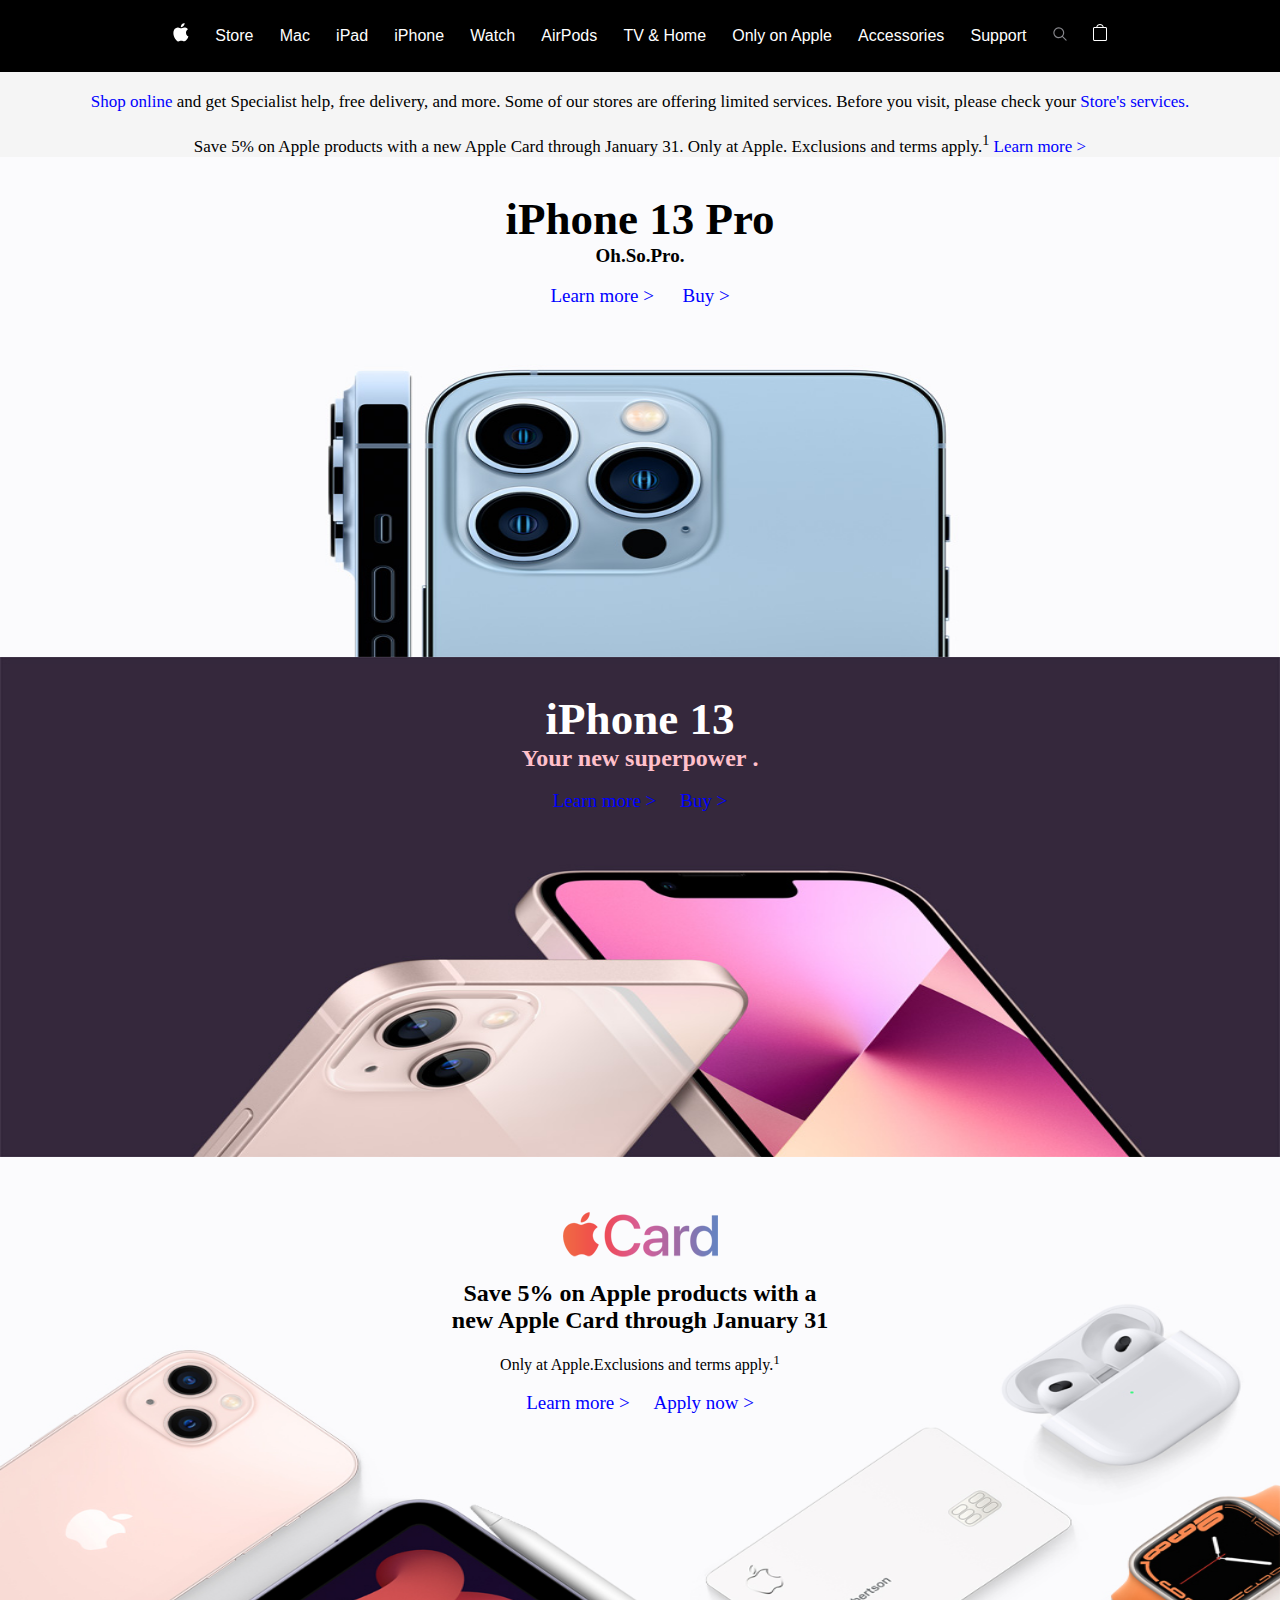
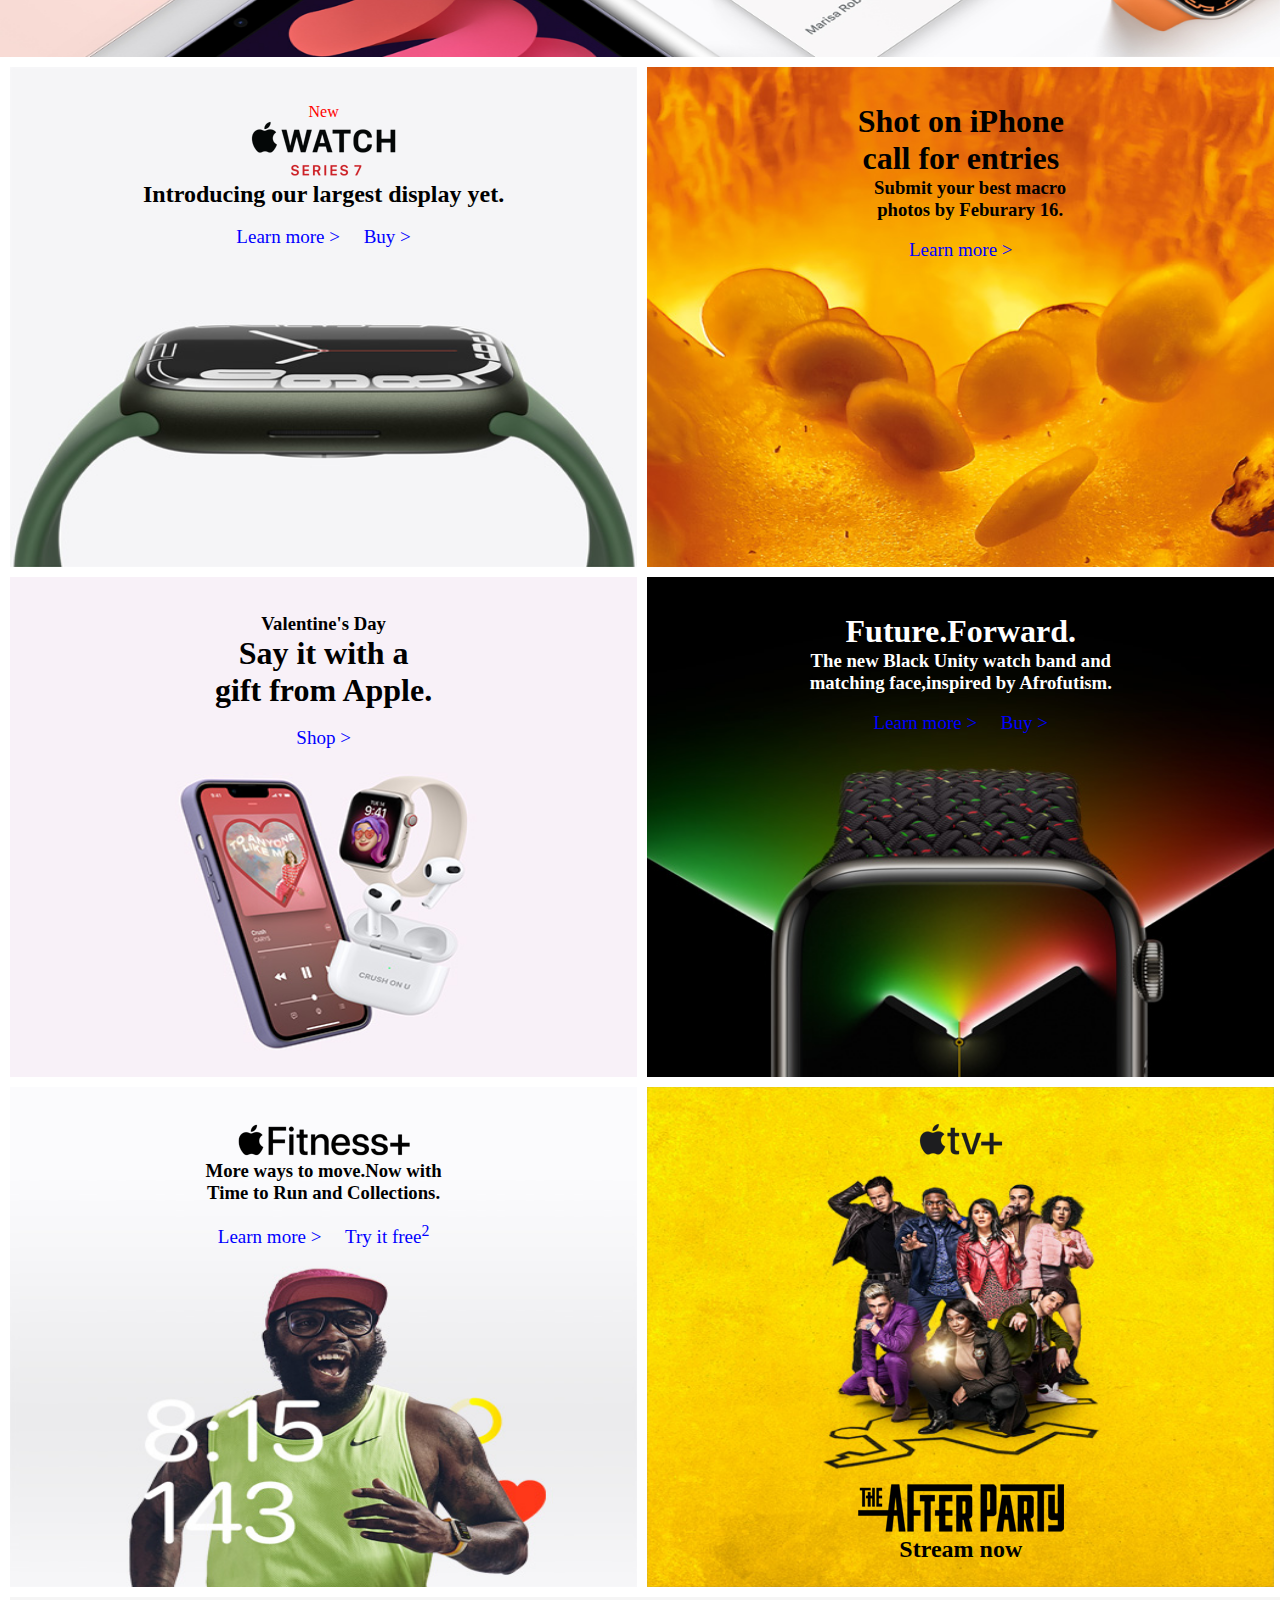
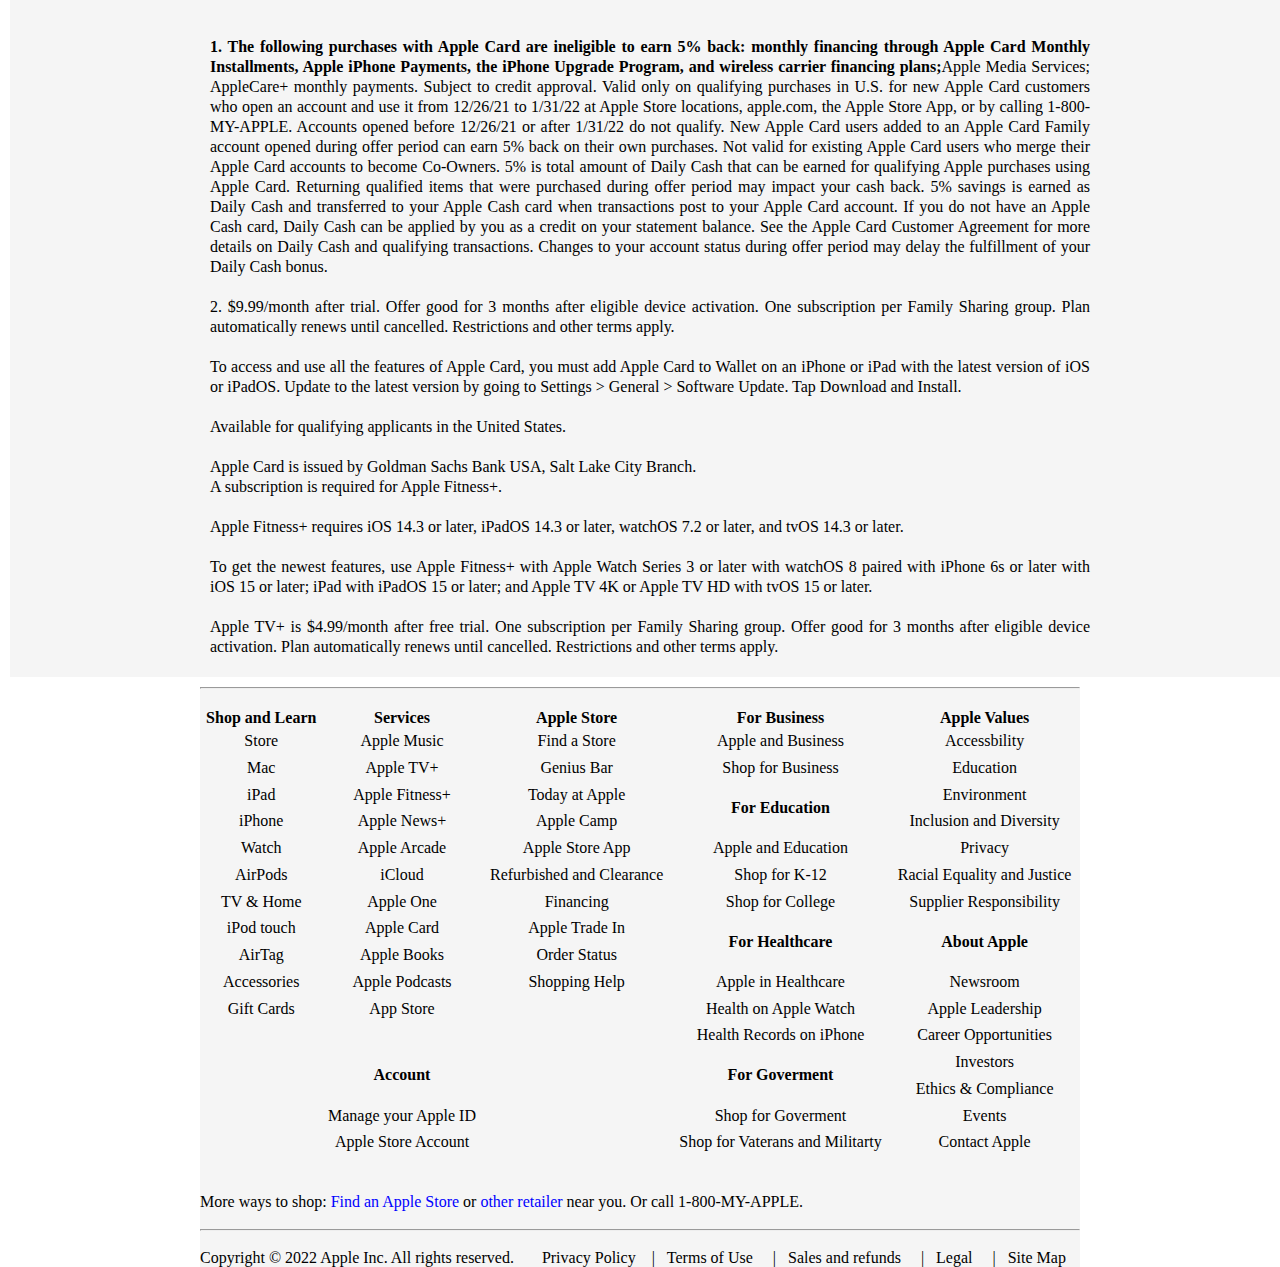
<file: apple websites/index.html>
<!DOCTYPE html>
<html lang="en">
<head>
    <meta charset="UTF-8">
    <meta http-equiv="X-UA-Compatible" content="IE=edge">
    <meta name="viewport" content="width=device-width, initial-scale=1.0">
    <title>Apple Landing page</title>
    <link rel="stylesheet" href="./style.css">
</head>
<body>
    <div>
        <nav>
            <ul>
                <!-- <li><img src="./image/30.png" height="30px"></li> -->
                <li><img src="./image/31.svg"></li>
                <li>Store</li>
                <li>Mac</li>
                <li>iPad</li>
                <li>iPhone</li>
                <li>Watch</li>
                <li>AirPods</li>
                <li>TV & Home</li>
                <li>Only on Apple</li>
                <li>Accessories</li>
                <li>Support</li>
                <li><img src="./image/29.svg"></li>
                <li><img src="./image/32.svg"></li>
            </ul>
        </nav>
    </div>

    <div class="first">
        
        <p class="para1"><br><a href="">Shop online</a> and get Specialist help, free delivery, and more. Some of our stores are offering limited services. Before you visit, please check your <a href="">Store's services.</a>
        <br><br>
        Save 5% on Apple products with a new Apple Card through January 31. Only at Apple. Exclusions and terms apply.<sup>1</sup> <a href="">Learn more &gt;</a></p>
        
    </div>
    
    <div class="second"> <br><br>
        <h1 class="bara"><b>iPhone 13 Pro</b></h1>
        <h5 class="font">Oh.So.Pro.</h5><br>
        <p class="font"><a href="">Learn more &gt;</a>&nbsp;&nbsp;&nbsp;&nbsp;&nbsp; <a href="">Buy &gt;</a></p>
        <!-- <img src="./image/6.jpg" alt="" class="third"> -->
        
    </div>
    <div class="four"><br><br>
        <h1 class="h">iPhone 13</h1>
        <h2 class="hh">Your new superpower&nbsp;.</h2><br>
        <p class="font"><a href="">Learn more &gt;</a>&nbsp;&nbsp;&nbsp;&nbsp;&nbsp;<a href="">Buy &gt;</a></p>
        <!-- <img src="./image/4.jpg" alt="" class="third"> -->

    </div>
    <div class="five"><br><br><br>
        <img src="./image/7.png" alt=""><br><br>
        <h2>Save 5% on Apple products with a<br>new Apple Card through January 31</h2><br>
        
        <p>Only at Apple.Exclusions and terms apply.<sup>1</sup></p><br>
        <p class="font"><a href="">Learn more &gt;</a>&nbsp;&nbsp;&nbsp;&nbsp;&nbsp;<a href="">Apply now &gt;</a></p>
         </div>

         <div class="seven">
             <div class="seven1" ><br><br>
                 <p class="color">New</p>
                  <img src="./image/25.png" alt=""><br>
                  <h2>Introducing our largest display yet.</h2><br>
                  <p class="font"><a href="">Learn more &gt;</a>&nbsp;&nbsp;&nbsp;&nbsp;&nbsp;<a href="">Buy &gt;</a></p>
             </div>
             <div class="seven2"><br><br>
               <h1>Shot on iPhone</h1>
               <h1>call for entries</h1>
               <h3>&nbsp;&nbsp;&nbsp;&nbsp;Submit your best macro</h3>
               <h3>&nbsp;&nbsp;&nbsp;&nbsp;photos by Feburary 16.</h3> <br>
               <p class="font"><a href="">Learn more &gt;</a></p>
            </div>
         </div>
         <div class="eight">
             <div class="eight1"><br><br>
                 <h3>Valentine's Day</h3>
                 <h1>Say it with a</h1>
                 <h1>gift from Apple.</h1><br>
                 <p class="font"><a href="">Shop &gt;</a></p>


             </div>
             <div class="eight2"><br><br>

                <h1>Future.Forward.</h1>
                <h3>The new Black Unity watch band and</h3>
                <h3>matching face,inspired by Afrofutism.</h3><br>
                <p class="font"><a href="">Learn more &gt;</a>&nbsp;&nbsp;&nbsp;&nbsp;&nbsp;<a href="">Buy &gt;</a></p>
             </div>
         </div>

         <div class="nine">
             <div class="nine1"><br><br>
                 <img src="./image/10.png">
                 <h3>More ways to  move.Now with</h3>
                 <h3>Time to Run and Collections.</h3><br>
                 <p class="font"><a href="">Learn more &gt;</a>&nbsp;&nbsp;&nbsp;&nbsp;&nbsp;<a href="">Try it free<sup>2</sup> </a></p>


             </div>
             <div class="nine2"><br><br>
                 <img src="./image/9.png" alt=""><br><br><br><br><br><br><br><br><br><br><br><br><br><br><br><br><br><br><br>
                <img src="./image/13.png" alt=""><br>
                <h2>Stream now</h2>
             </div>
         </div>

         <div class="ten"><br><br>
             <p class="ten1"><b>1. The following purchases with Apple Card are ineligible to earn 5% back: monthly financing through Apple Card Monthly Installments, Apple iPhone Payments, the iPhone Upgrade Program, and wireless carrier financing plans;</b>Apple Media Services; AppleCare+ monthly payments. Subject to credit approval. Valid only on qualifying purchases in U.S. for new Apple Card customers who open an account and use it from 12/26/21 to 1/31/22 at Apple Store locations, apple.com, the Apple Store App, or by calling 1-800-MY-APPLE. Accounts opened before 12/26/21 or after 1/31/22 do not qualify. New Apple Card users added to an Apple Card Family account opened during offer period can earn 5% back on their own purchases. Not valid for existing Apple Card users who merge their Apple Card accounts to become Co-Owners. 5% is total amount of Daily Cash that can be earned for qualifying Apple purchases using Apple Card. Returning qualified items that were purchased during offer period may impact your cash back. 5% savings is earned as Daily Cash and transferred to your Apple Cash card when transactions post to your Apple Card account. If you do not have an Apple Cash card, Daily Cash can be applied by you as a credit on your statement balance. See the Apple Card Customer Agreement for more details on Daily Cash and qualifying transactions. Changes to your account status during offer period may delay the fulfillment of your Daily Cash bonus.<br><br>
                2. $9.99/month after trial. Offer good for 3 months after eligible device activation. One subscription per Family Sharing group. Plan automatically renews until cancelled. Restrictions and other terms apply.<br><br>
                To access and use all the features of Apple Card, you must add Apple Card to Wallet on an iPhone or iPad with the latest version of iOS or iPadOS. Update to the latest version by going to Settings > General > Software Update. Tap Download and Install.<br><br>
                Available for qualifying applicants in the United States.<br><br>
                Apple Card is issued by Goldman Sachs Bank USA, Salt Lake City Branch.<br>
                A subscription is required for Apple Fitness+.<br><br>
                Apple Fitness+ requires iOS 14.3 or later, iPadOS 14.3 or later, watchOS 7.2 or later, and tvOS 14.3 or later.<br><br>
                To get the newest features, use Apple Fitness+ with Apple Watch Series 3 or later with watchOS 8 paired with iPhone 6s or later with iOS 15 or later; iPad with iPadOS 15 or later; and Apple TV 4K or Apple TV HD with tvOS 15 or later.<br><br>
                Apple TV+ is $4.99/month after free trial. One subscription per Family Sharing group. Offer good for 3 months after eligible device activation. Plan automatically renews until cancelled. Restrictions and other terms apply.</p><br>
         </div>

         <div class="eleven">
             <hr><br>
             <table class="eleven1">
                 <thead>
                     <tr>
                         <th>Shop and Learn</th>
                         <th>Services</th>
                         <th>Apple Store</th>
                         <th>For Business</th>
                         <th>Apple Values</th>
                     </tr>
                 </thead>
                 <tbody>
                     <tr>
                         <td>Store</td>
                         <td>Apple Music</td>
                         <td>Find a Store</td>
                         <td>Apple and Business</td>
                         <td>Accessbility</td>
                     </tr>
                     <tr>
                        <td>Mac</td>
                        <td>Apple TV+</td>
                        <td>Genius Bar</td>
                        <td>Shop for Business</td>
                        <td>Education</td>
                    </tr>
                    <tr>
                        <td>iPad</td>
                        <td>Apple Fitness+</td>
                        <td>Today at Apple</td>
                        <td rowspan="2"><b>For Education</b></td>
                        <td>Environment</td>
                    </tr>

                    <tr>
                        <td>iPhone</td>
                        <td>Apple News+</td>
                        <td>Apple Camp</td>
                        <!-- <td></td> -->
                        <td>Inclusion and Diversity</td>
                    </tr>

                    <tr>
                        <td>Watch</td>
                        <td>Apple Arcade</td>
                        <td>Apple Store App</td>
                        <td>Apple and Education</td>
                        <td>Privacy</td>
                    </tr>

                    <tr>
                        <td>AirPods</td>
                        <td>iCloud</td>
                        <td>Refurbished and Clearance</td>
                        <td>Shop for K-12</td>
                        <td>Racial Equality and Justice</td>
                    </tr>

                    <tr>
                        <td>TV & Home</td>
                        <td>Apple One</td>
                        <td>Financing</td>
                        <td>Shop for College</td>
                        <td>Supplier Responsibility</td>
                    </tr>

                    <tr>
                        <td>iPod touch</td>
                        <td>Apple Card</td>
                        <td>Apple Trade In</td>
                        <td rowspan="2"><b>For Healthcare</b></td>
                        <td rowspan="2"><b>About Apple</b></td>
                    </tr>

                    <tr>
                        <td>AirTag</td>
                        <td>Apple Books</td>
                        <td>Order Status</td>
                        <!-- <td></td> -->
                        <!-- <td></td> -->
                    </tr>

                    <tr>
                        <td>Accessories</td>
                        <td>Apple Podcasts</td>
                        <td>Shopping Help</td>
                        <td>Apple in Healthcare</td>
                        <td>Newsroom</td>
                    </tr>
                    
                    <tr>
                        <td>Gift Cards</td>
                        <td>App Store</td>
                        <td></td>
                        <td>Health on Apple Watch</td>
                        <td>Apple Leadership</td>
                    </tr>

                    <tr>
                        <td></td>
                        <td></td>
                        <td></td>
                        <td>Health Records on iPhone</td>
                        <td>Career Opportunities</td>
                    </tr>

                    <tr>
                        <td></td>
                        <td rowspan="2"><b>Account</b></td>
                        <td></td>
                        <td rowspan="2"><b>For Goverment</b></td>
                        <td>Investors</td>
                    </tr>

                    <tr>
                        <td></td>
                        <!-- <td></td> -->
                        <td></td>
                        <!-- <td></td> -->
                        <td>Ethics & Compliance</td>
                    </tr>

                    <tr>
                        <td></td>
                        <td>Manage your Apple ID</td>
                        <td></td>
                        <td>Shop for Goverment</td>
                        <td>Events</td>
                    </tr>

                    <tr>
                        <td></td>
                        <td>Apple Store Account</td>
                        <td></td>
                        <td>Shop for Vaterans and Militarty</td>
                        <td>Contact Apple</td>
                    </tr>


                 </tbody>
             </table>
             <br><br>

             <p>More ways to shop: <a href="">Find an Apple Store</a> or <a href="">other retailer</a> near you. Or call 1-800-MY-APPLE.</p><br>
              <hr>
              <br>
              <p>Copyright © 2022 Apple Inc. All rights reserved.&nbsp;&nbsp;&nbsp;&nbsp;&nbsp;&nbsp;&nbsp;Privacy Policy &nbsp;&nbsp; |&nbsp;&nbsp;&nbsp;Terms of Use &nbsp;&nbsp;&nbsp; |&nbsp;&nbsp;&nbsp;Sales and refunds &nbsp;&nbsp;&nbsp; |&nbsp;&nbsp;&nbsp;Legal &nbsp;&nbsp;&nbsp; |&nbsp;&nbsp;&nbsp;Site Map</p>
            </div>
</body>
</html>
</file>
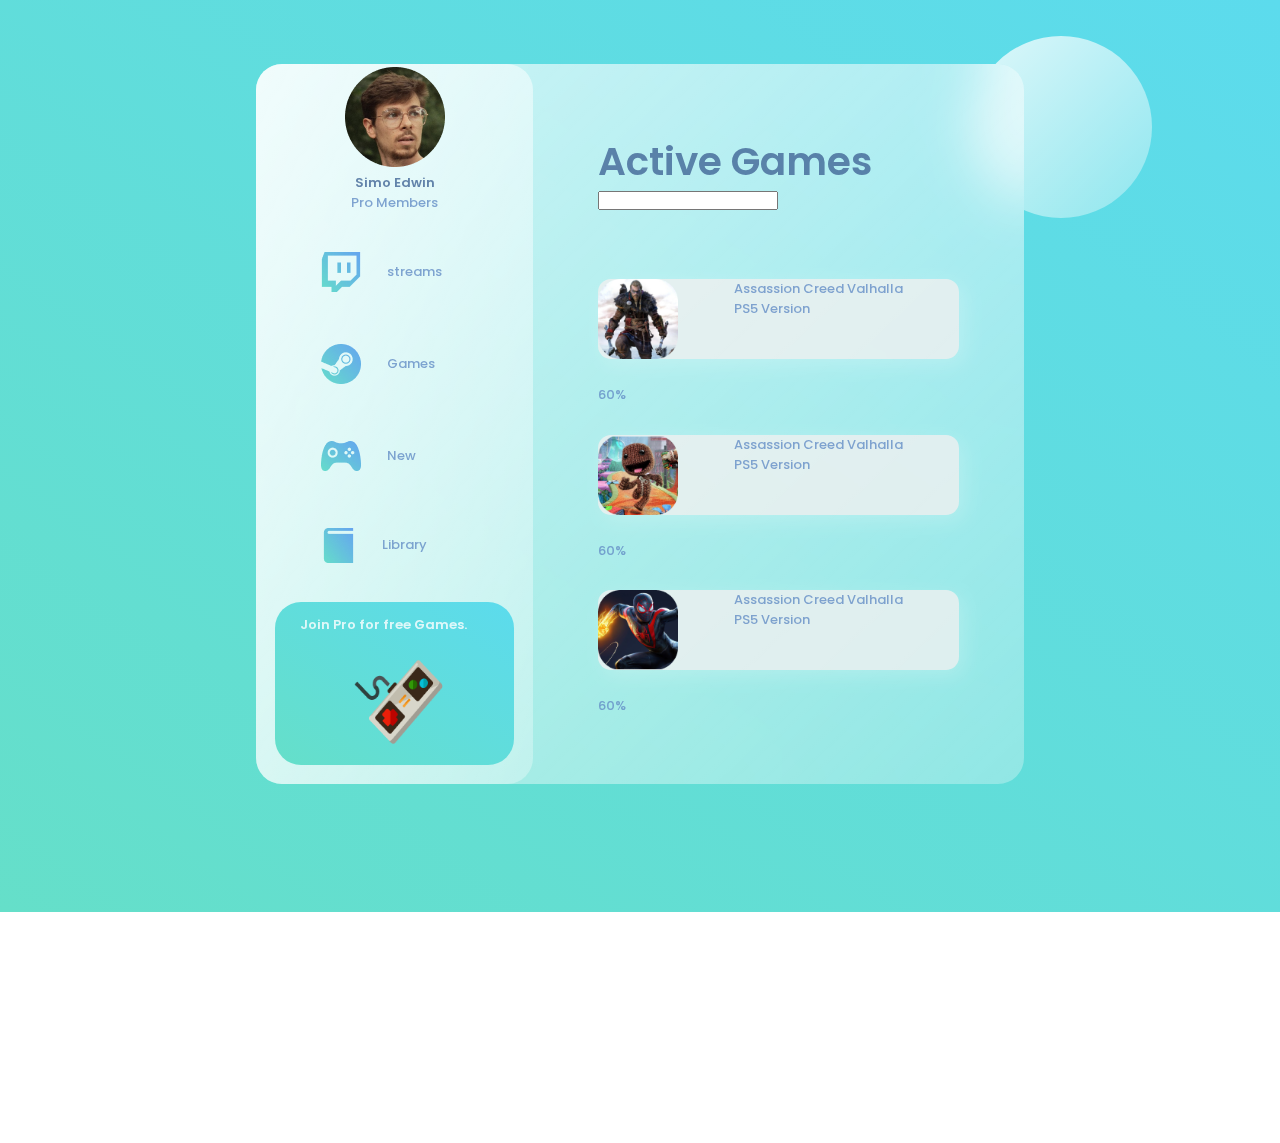
<file: Assignment 11/index.html>
<!DOCTYPE html>
<html lang="en">
<head>
    <meta charset="UTF-8">
    <meta http-equiv="X-UA-Compatible" content="IE=edge">
    <meta name="viewport" content="width=device-width, initial-scale=1.0">
    <title>Game Page</title>
    <link href="https://fonts.googleapis.com/css2?family=Poppins:wght@400;500;700&display=swap" rel="stylesheet"/>
    <link rel="stylesheet" href="./style.css"/>
   

</head>
<body>

    <main>
        <section  class="glass">
            <div class="dashboard">
                <div class="user">
                    <img src="./images/avatar.png" alt="">
                    <h3>Simo Edwin</h3>
                    <p>Pro Members</p>
                    <div class="links">
                        <div class="link">
                            <img src="./images/twitch.png" alt="">
                            <h2>streams</h2>
                        </div>

                        <div class="link">
                            <img src="./images/steam.png" alt="">
                            <h2>Games</h2>
                        </div>

                        <div class="link">
                            <img src="./images/upcoming.png" alt="">
                            <h2>New</h2>
                        </div>

                        <div class="link">
                            <img src="./images/library.png" alt="">
                            <h2>Library</h2>
                        </div>
                    </div>

                    <div class="pro">
                        <h2>Join Pro for free Games. </h2>
                        <img src="./images/controller.png" width="100px" alt="">
                    </div>

                </div>
            </div>

            <div class="games">
                <div class="status">
                    <h1>Active Games</h1>
                    <input type="text">
                </div>

                <div class="cards">
                    <div class="card">
                        <img src="./images/assassins.png" width="80px" alt="">
                        <div class="card-info">
                            <h2>Assassion Creed Valhalla</h2>
                            <p>PS5 Version</p>
                        </div>

                        <div class="progress"></div>
                    </div>

                    <h2 class="percentage">  60%  </h2>
                </div>

                <div class="cards">
                    <div class="card">
                        <img src="./images/sackboy.png" width="80px"alt="">
                        <div class="card-info">
                            <h2>Assassion Creed Valhalla</h2>
                            <p>PS5 Version</p>
                        </div>

                        <div class="progress"></div>
                    </div>

                    <h2 class="percentage">  60%  </h2>
                </div>

                <div class="cards">
                    <div class="card">
                        <img src="./images/spiderman.png" width="80px"alt="">
                        <div class="card-info">
                            <h2>Assassion Creed Valhalla</h2>
                            <p>PS5 Version</p>
                        </div>

                        <div class="progress"></div>
                    </div>

                    <h2 class="percentage">  60%  </h2>
                </div>


            </div>

        </section>
    </main>
    <div class="circle1"></div>
    <div class="circle2"></div>



</body>
</html>
</file>
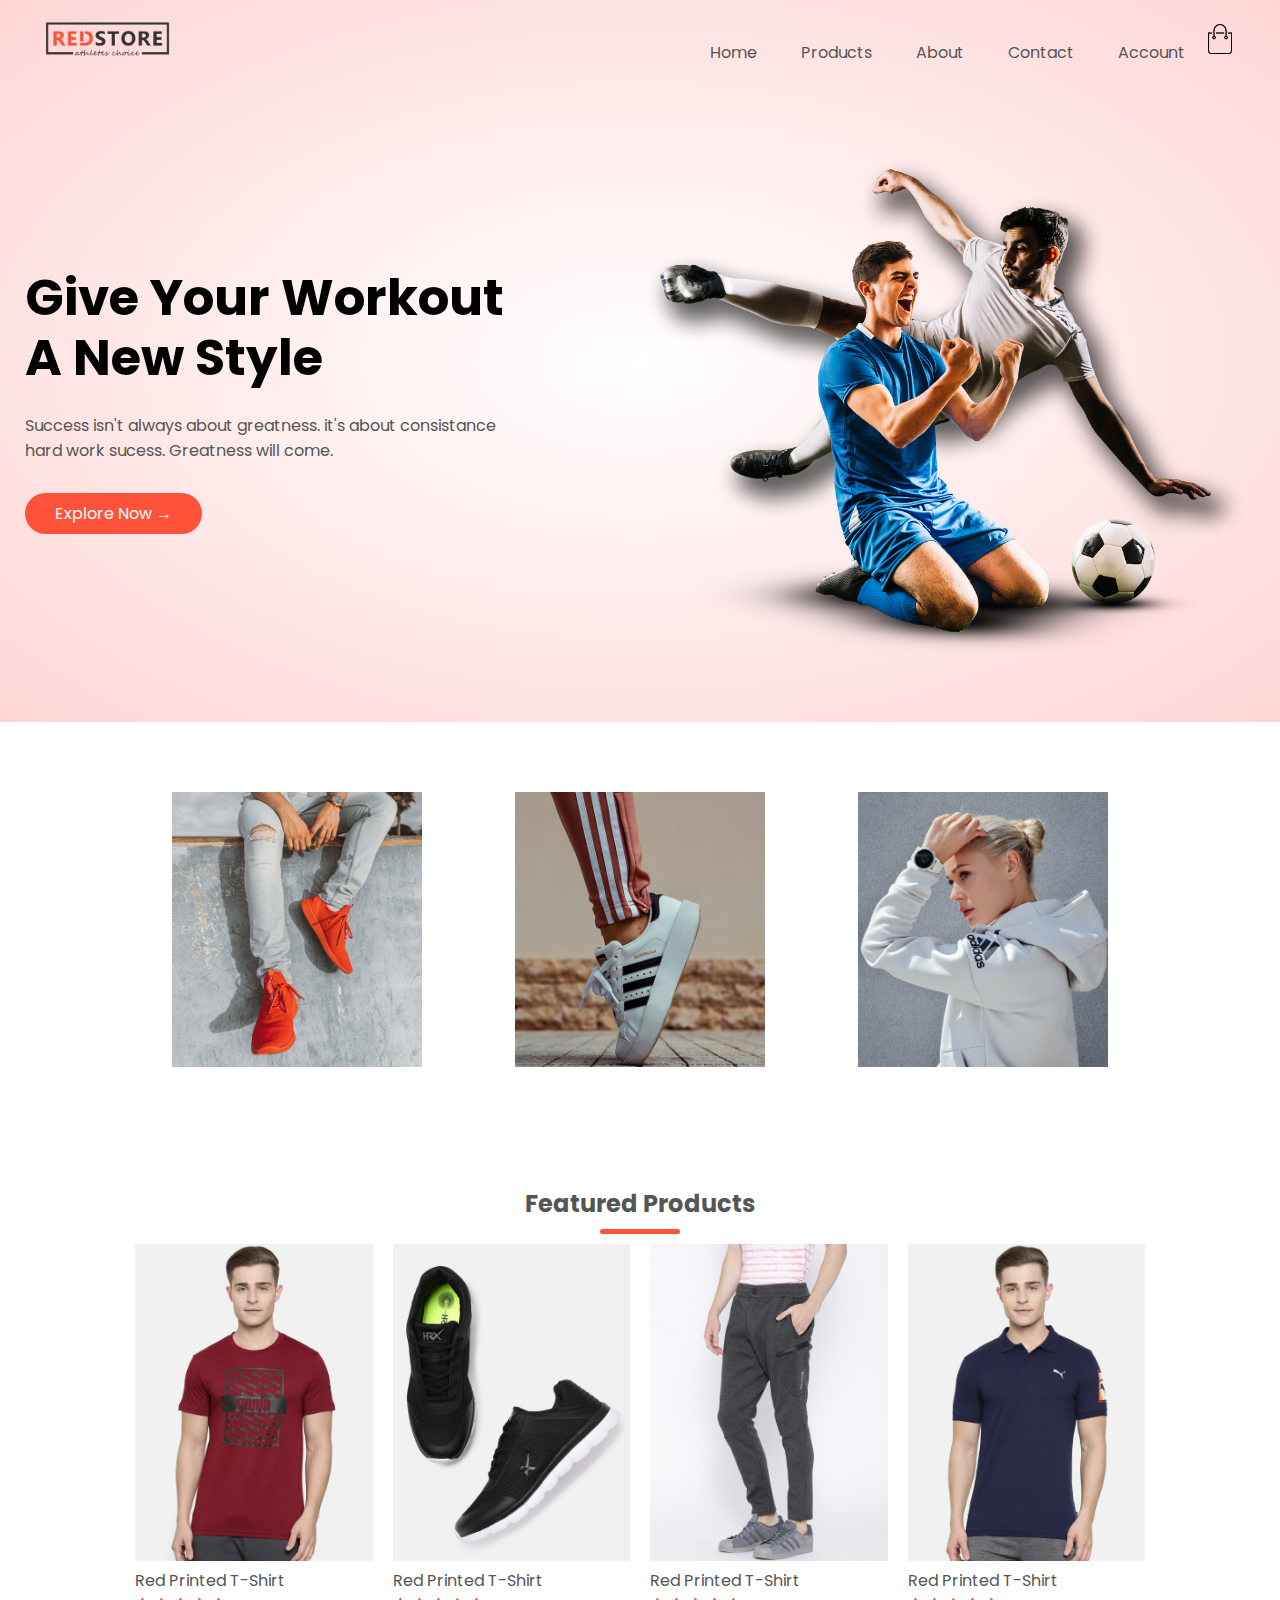
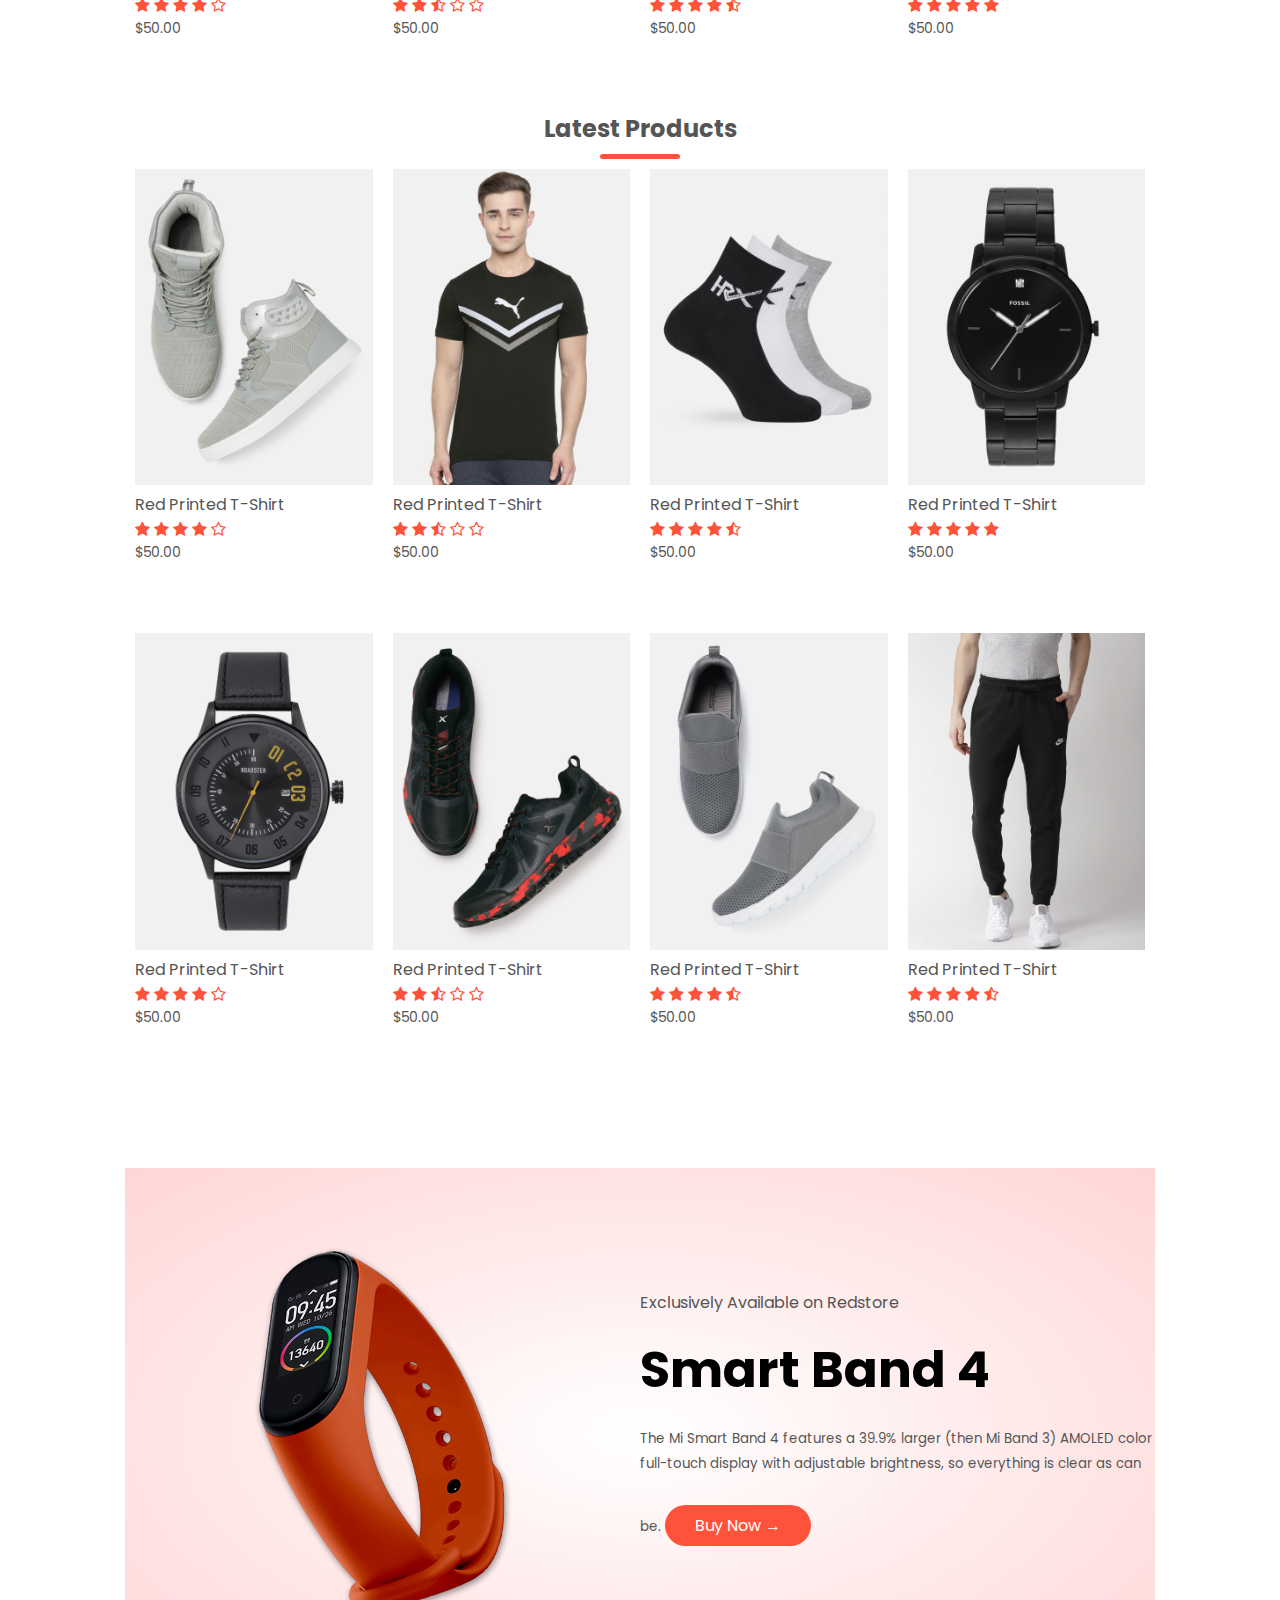
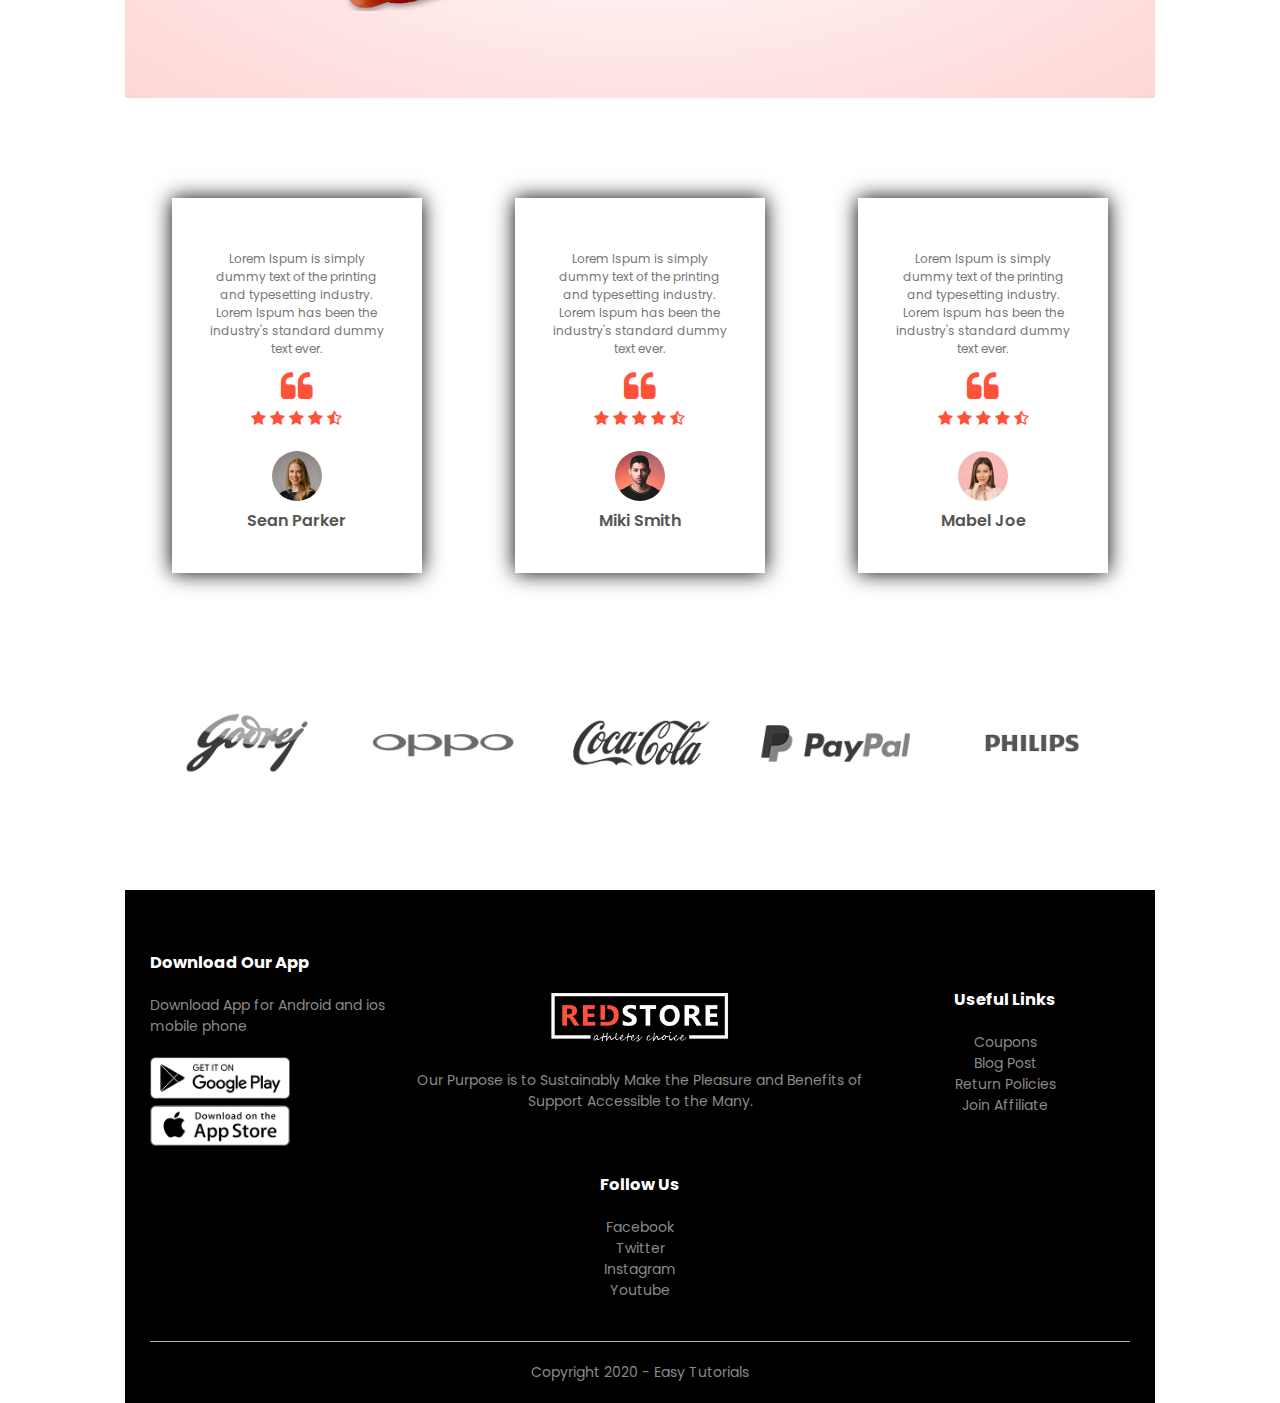
<file: Ecommerce website/index.html>
<!DOCTYPE html>
<html lang="en">
<head>
    <meta charset="UTF-8">
    <meta http-equiv="X-UA-Compatible" content="IE=edge">
    <meta name="viewport" content="width=device-width, initial-scale=1.0">
    <title>Red | Ecommerce Website Design</title>
    <link rel="stylesheet" href="style.css">
    <link href="https://fonts.googleapis.com/css2?family=Poppins:wght@300;400&family=Rowdies:wght@700&display=swap" rel="stylesheet">
    <link rel="stylesheet" href="http://stackpath.bootstrapcdn.com/font-awesome/4.7.0/css/font-awesome.min.css"
    
</head>
<body>
<div class="header">

<div class="container">   
    <div class="navbar" >
        <div class="logo"> 
            <a href="index.html"><img src="./images/logo.png" width="125px"> </a>
        </div>
        <nav>
            <ul id="MenuItems">
                <li> <a href="index.html">Home</a> </li>
                <li> <a href="product.html">Products</a> </li>
                <li> <a href="product.detail.html">About</a> </li>
                <li> <a href="">Contact</a> </li>
                <li> <a href="account.html">Account</a> </li>
            </ul>
        </nav>
        <a href="cart.html"><img src="./images/cart.png" width="30px" height="30px"> </a>
        <a href="cart.html"><img src="./images/menu.png" class="menu-icon" onclick="menutoggle()"></a>
    </div>
<div class="row">
    <div class="col-2">
        <h1>Give Your Workout <br/>A New Style</h1>
        <p>Success isn't always about greatness. it's about consistance<br/>
        hard work sucess. Greatness will come.</p>
        <a href="" class="btn" >Explore Now &#8594; </a>
    </div>
    <div class="col-2">
<img src="./images/image1.png" alt="">
    </div>
</div>
</div>
</div>

<!-- featured categories -->
<div class="categories">
<div class="small-container">
    <div class="row">
        <div class="col-3"><img src="./images/category-1.jpg" alt=""></div>
        <div class="col-3"><img src="./images/category-2.jpg" alt=""></div>
        <div class="col-3"><img src="./images/category-3.jpg" alt=""></div>
    </div>
</div>  
</div>

<!-- featured products -->
<div class="small-container">
     <h2 class="title">Featured Products</h2>
       <div class="row">
            <div class="col-4">
                <img src="./images/product-1.jpg" alt="">
                <h4>Red Printed T-Shirt</h4>
                <div class="rating">
                    <i class="fa fa-star" ></i>
                    <i class="fa fa-star" ></i>
                    <i class="fa fa-star" ></i>
                    <i class="fa fa-star" ></i>
                    <i class="fa fa-star-o" ></i>
                </div>
                <p>$50.00</p>
            </div>


            <div class="col-4">
                <img src="./images/product-2.jpg" alt="">
                <h4>Red Printed T-Shirt</h4>
                <div class="rating">
                    <i class="fa fa-star" ></i>
                    <i class="fa fa-star" ></i>
                    <i class="fa fa-star-half-o" ></i>
                    <i class="fa fa-star-o" ></i>
                    <i class="fa fa-star-o" ></i>
                </div>
                <p>$50.00</p>
            </div>


            <div class="col-4">
                <img src="./images/product-3.jpg" alt="">
                <h4>Red Printed T-Shirt</h4>
                <div class="rating">
                    <i class="fa fa-star" ></i>
                    <i class="fa fa-star" ></i>
                    <i class="fa fa-star" ></i>
                    <i class="fa fa-star" ></i>
                    <i class="fa fa-star-half-o" ></i>
                </div>
                <p>$50.00</p>
            </div>

            <div class="col-4">
                <img src="./images/product-4.jpg" alt="">
                <h4>Red Printed T-Shirt</h4>
                <div class="rating">
                    <i class="fa fa-star" ></i>
                    <i class="fa fa-star" ></i>
                    <i class="fa fa-star" ></i>
                    <i class="fa fa-star" ></i>
                    <i class="fa fa-star" ></i>
                </div>
                <p>$50.00</p>
            </div>

       </div>


<h2 class="title">Latest Products</h2>

<div class="row">
    <div class="col-4">
        <img src="./images/product-5.jpg" alt="">
        <h4>Red Printed T-Shirt</h4>
        <div class="rating">
            <i class="fa fa-star" ></i>
            <i class="fa fa-star" ></i>
            <i class="fa fa-star" ></i>
            <i class="fa fa-star" ></i>
            <i class="fa fa-star-o" ></i>
        </div>
        <p>$50.00</p>
    </div>


    <div class="col-4">
        <img src="./images/product-6.jpg" alt="">
        <h4>Red Printed T-Shirt</h4>
        <div class="rating">
            <i class="fa fa-star" ></i>
            <i class="fa fa-star" ></i>
            <i class="fa fa-star-half-o" ></i>
            <i class="fa fa-star-o" ></i>
            <i class="fa fa-star-o" ></i>
        </div>
        <p>$50.00</p>
    </div>


    <div class="col-4">
        <img src="./images/product-7.jpg" alt="">
        <h4>Red Printed T-Shirt</h4>
        <div class="rating">
            <i class="fa fa-star" ></i>
            <i class="fa fa-star" ></i>
            <i class="fa fa-star" ></i>
            <i class="fa fa-star" ></i>
            <i class="fa fa-star-half-o" ></i>
        </div>
        <p>$50.00</p>
    </div>

    <div class="col-4">
        <img src="./images/product-8.jpg" alt="">
        <h4>Red Printed T-Shirt</h4>
        <div class="rating">
            <i class="fa fa-star" ></i>
            <i class="fa fa-star" ></i>
            <i class="fa fa-star" ></i>
            <i class="fa fa-star" ></i>
            <i class="fa fa-star" ></i>
        </div>
        <p>$50.00</p>
    </div>


    <div class="row">
        <div class="col-4">
            <img src="./images/product-9.jpg" alt="">
            <h4>Red Printed T-Shirt</h4>
            <div class="rating">
                <i class="fa fa-star" ></i>
                <i class="fa fa-star" ></i>
                <i class="fa fa-star" ></i>
                <i class="fa fa-star" ></i>
                <i class="fa fa-star-o" ></i>
            </div>
            <p>$50.00</p>
        </div>


        <div class="col-4">
            <img src="./images/product-10.jpg" alt="">
            <h4>Red Printed T-Shirt</h4>
            <div class="rating">
                <i class="fa fa-star" ></i>
                <i class="fa fa-star" ></i>
                <i class="fa fa-star-half-o" ></i>
                <i class="fa fa-star-o" ></i>
                <i class="fa fa-star-o" ></i>
            </div>
            <p>$50.00</p>
        </div>


        <div class="col-4">
            <img src="./images/product-11.jpg" alt="">
            <h4>Red Printed T-Shirt</h4>
            <div class="rating">
                <i class="fa fa-star" ></i>
                <i class="fa fa-star" ></i>
                <i class="fa fa-star" ></i>
                <i class="fa fa-star" ></i>
                <i class="fa fa-star-half-o" ></i>
            </div>
            <p>$50.00</p>
        </div>


        <div class="col-4">
            <img src="./images/product-12.jpg" alt="">
            <h4>Red Printed T-Shirt</h4>
            <div class="rating">
                <i class="fa fa-star" ></i>
                <i class="fa fa-star" ></i>
                <i class="fa fa-star" ></i>
                <i class="fa fa-star" ></i>
                <i class="fa fa-star-half-o" ></i>
            </div>
            <p>$50.00</p>
        </div>

    </div>

</div>

<!-- offer -->
<div class="offer">
    <div class="samll-container">
        <div class="row">
            <div class="col-2">
                <img src="./images/exclusive.png" class="offer-img">
            </div>
            <div class="col-2">
                <p>Exclusively Available on Redstore</p>
                <h1>Smart Band 4</h1>
                <small>The Mi Smart Band 4 features a 39.9% larger
                    (then Mi Band 3) AMOLED color full-touch display 
                    with adjustable brightness, so everything is clear as can be.
                </small>
                <a href="" class="btn" >Buy Now &#8594;</a>
            </div>
        </div>
    </div>
</div>


<!-- testimonial -->
<div class="testimonial">
    <div class="small-conntainer">
        <div class="row">
            <div class="col-3">
                <p> Lorem Ispum is simply dummy text of the printing
                    and typesetting industry. Lorem Ispum has been the 
                    industry's standard dummy text ever. </p>
                    <i class="fa fa-quote-left" ></i>
                    <div class="rating">
                        <i class="fa fa-star" ></i>
                        <i class="fa fa-star" ></i>
                        <i class="fa fa-star" ></i>
                        <i class="fa fa-star" ></i>
                        <i class="fa fa-star-half-o" ></i>
                    </div>
                    <img src="./images/user-1.png" alt="">
                    <h3>Sean Parker</h3>
            </div>

            <div class="col-3">
                <p> Lorem Ispum is simply dummy text of the printing
                    and typesetting industry. Lorem Ispum has been the 
                    industry's standard dummy text ever. </p>
                    <i class="fa fa-quote-left" ></i>
                    <div class="rating">
                        <i class="fa fa-star" ></i>
                        <i class="fa fa-star" ></i>
                        <i class="fa fa-star" ></i>
                        <i class="fa fa-star" ></i>
                        <i class="fa fa-star-half-o" ></i>
                    </div>
                    <img src="./images/user-2.png" alt="">
                    <h3>Miki Smith</h3>
            </div>

            <div class="col-3">
                <p> Lorem Ispum is simply dummy text of the printing
                    and typesetting industry. Lorem Ispum has been the 
                    industry's standard dummy text ever. </p>
                    <i class="fa fa-quote-left" ></i>
                    <div class="rating">
                        <i class="fa fa-star" ></i>
                        <i class="fa fa-star" ></i>
                        <i class="fa fa-star" ></i>
                        <i class="fa fa-star" ></i>
                        <i class="fa fa-star-half-o" ></i>
                    </div>
                    <img src="./images/user-3.png" alt="">
                    <h3>Mabel Joe</h3>
            </div>
        </div>
    </div>
</div>

<!-- brands -->
<div class="brands">
    <div class="small-container">
        <div class="row">
            <div class="col-5">
                <img src="./images/logo-godrej.png" alt="">
            </div>
            <div class="col-5">
                <img src="./images/logo-oppo.png" alt="">
            </div>
            <div class="col-5">
                <img src="./images/logo-coca-cola.png" alt="">
            </div>
            <div class="col-5">
                <img src="./images/logo-paypal.png" alt="">
            </div>
            <div class="col-5">
                <img src="./images/logo-philips.png" alt="">
            </div>
        </div>
    </div>
</div>

<!-- footer -->
<div class="footer">
    <div class="container">
        <div class="row">
            <div class="footer-col-1">
                <h3>Download Our App</h3>
                <P>Download App for Android and ios mobile phone</P>
                <div class="app-logo">
                    <img src="./images/play-store.png">
                    <img src="./images/app-store.png">
                </div>
            </div>

            <div class="footer-col-2">
                <img src="./images/logo-white.png" alt="">
                <P>Our Purpose is to Sustainably Make the Pleasure and Benefits of Support Accessible to the Many.</P>
            </div>

            <div class="footer-col-3">
                <h3>Useful Links </h3>
                <ul>
                    <li>Coupons</li>
                    <li>Blog Post</li>
                    <li>Return Policies</li>
                    <li>Join Affiliate</li>
                </ul>
            </div>

            <div class="footer-col-4">
                <h3>Follow Us </h3>
                <ul>
                    <li>Facebook</li>
                    <li>Twitter</li>
                    <li>Instagram</li>
                    <li>Youtube</li>
                </ul>
            </div>
        </div>

<hr/>
<p class="copyright" >Copyright 2020 - Easy Tutorials</p>
    </div>
</div>

<!-- js for toggle menu -->
    <script>  
     var MenuItems = document.getElementById("MenuItems")

     MenuItems.style.maxHeight="0px";

     function menutoggle(){
            if(MenuItems.style.maxHeight =="0px")
        {
            MenuItems.style.maxHeight = "200px"
        }
        else
        {
            MenuItems.style.maxHeight ="0px"
        }
    }
    </script>


</body>
</html>
</file>
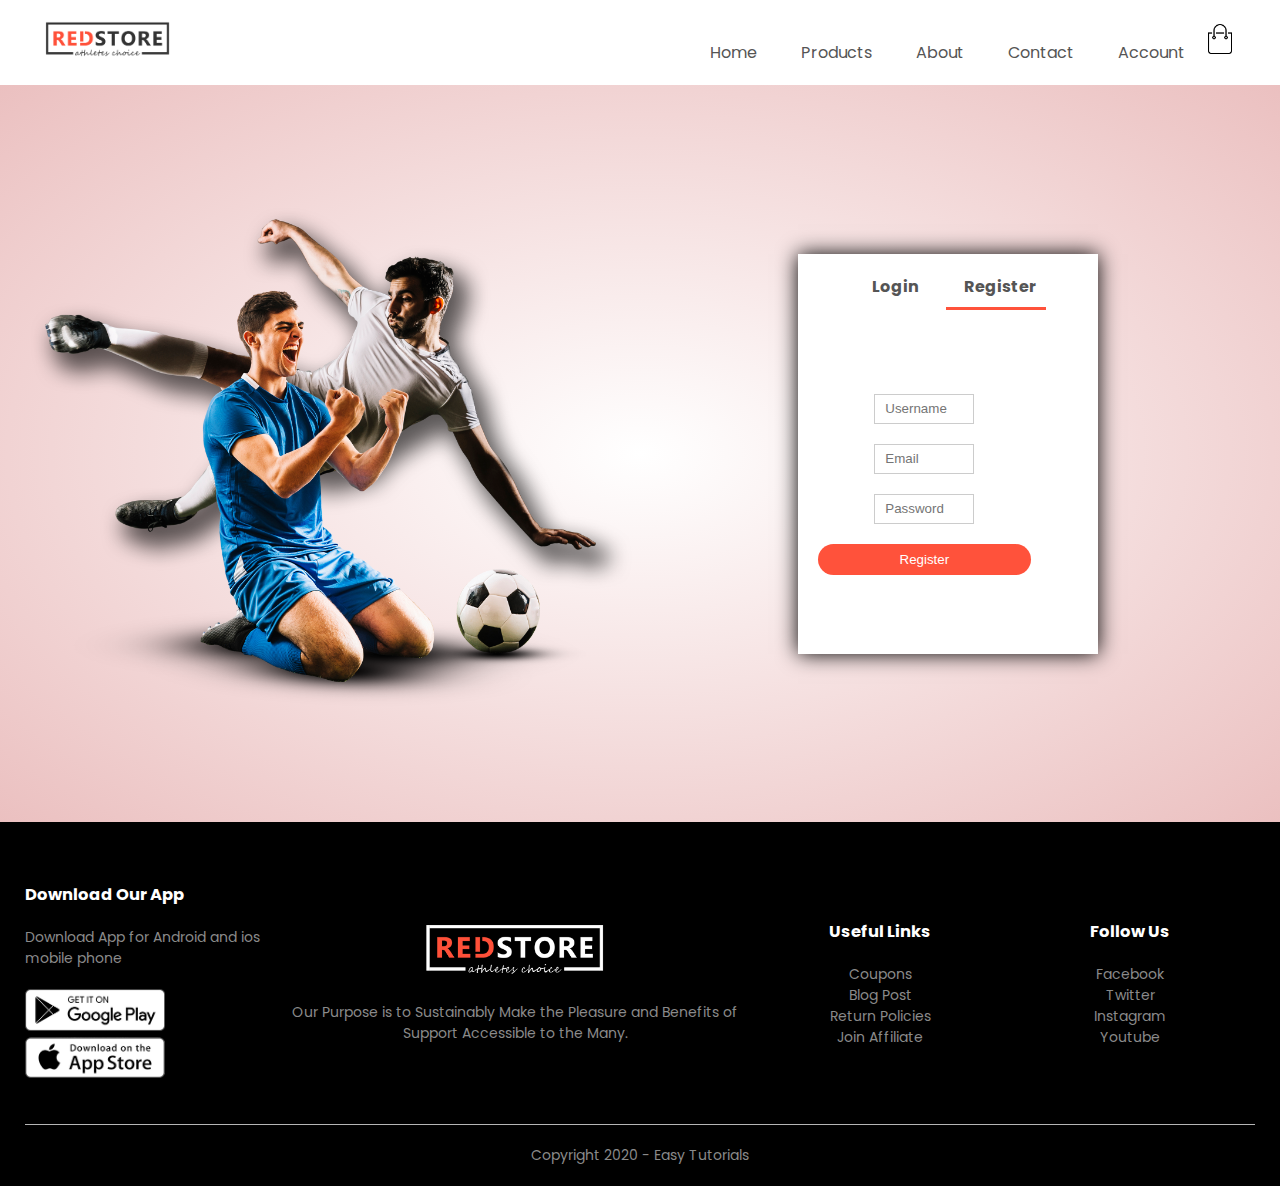
<file: Ecommerce website/account.html>
<!DOCTYPE html>
<html lang="en">
<head>
    <meta charset="UTF-8">
    <meta http-equiv="X-UA-Compatible" content="IE=edge">
    <meta name="viewport" content="width=device-width, initial-scale=1.0">
    <title>Red | Ecommerce Website Design</title>
    <link rel="stylesheet" href="style.css">
    <link href="https://fonts.googleapis.com/css2?family=Poppins:wght@300;400&family=Rowdies:wght@700&display=swap" rel="stylesheet">
    <link rel="stylesheet" href="http://stackpath.bootstrapcdn.com/font-awesome/4.7.0/css/font-awesome.min.css"
    
</head>
<body>

<div class="container">   
    <div class="navbar" >
        <div class="logo"> 
            <a href="index.html"><img src="./images/logo.png" width="125px"> </a>
        </div>
        <nav>
            <ul id="MenuItems">
                <li> <a href="index.html">Home</a> </li>
                <li> <a href="product.html">Products</a> </li>
                <li> <a href="product.detail.html">About</a> </li>
                <li> <a href="">Contact</a> </li>
                <li> <a href="account.html">Account</a> </li>
            </ul>
        </nav>
        <a href="cart.html"><img src="./images/cart.png" width="30px" height="30px"></a>
        <a href="cart.html"> <img src="./images/menu.png" class="menu-icon" onclick="menutoggle()"> </a>
        </div>
    </div>



<!----- account-page--- -->

<div class="account-page">
    <div class="container">
        <div class="row">
            <div class="col-2">
                <img src="./images/image1.png" width="100%">
            </div>

            <div class="col-2">
               <div class="form-container">
                   <div class="form-btn">
                       <span onclick="login()" >Login</span>
                       <span onclick="register()" >Register</span>
                       <hr id="indicator">
                   </div>

                    <form  id="LoginForm" >
                       <input type="text" placeholder="Username"><br>
                       <input type="password" placeholder="Password">
                       <button type="submit" class="btn">Login</button>
                       <a href="">Forget Password</a>
                    </form>

                    <form id="RegForm" >
                        <input type="text" placeholder="Username"><br>
                        <input type="email" placeholder="Email"><br>
                        <input type="password" placeholder="Password">
                        <button type="submit" class="btn">Register</button>
        
                     </form>

               </div>
            </div>
        </div>
    </div>
</div>





<!------ footer ------>

<div class="footer">
    <div class="container">
        <div class="row">
            <div class="footer-col-1">
                <h3>Download Our App</h3>
                <P>Download App for Android and ios mobile phone</P>
                <div class="app-logo">
                    <img src="./images/play-store.png">
                    <img src="./images/app-store.png">
                </div>
            </div>

            <div class="footer-col-2">
                <img src="./images/logo-white.png" alt="">
                <P>Our Purpose is to Sustainably Make the Pleasure and Benefits of Support Accessible to the Many.</P>
            </div>

            <div class="footer-col-3">
                <h3>Useful Links </h3>
                <ul>
                    <li>Coupons</li>
                    <li>Blog Post</li>
                    <li>Return Policies</li>
                    <li>Join Affiliate</li>
                </ul>
            </div>

            <div class="footer-col-4">
                <h3>Follow Us </h3>
                <ul>
                    <li>Facebook</li>
                    <li>Twitter</li>
                    <li>Instagram</li>
                    <li>Youtube</li>
                </ul>
            </div>
        </div>

<hr/>
<p class="copyright" >Copyright 2020 - Easy Tutorials</p>
    </div>
</div>




<!-- js for toggle menu -->
    <script>  
     var MenuItems = document.getElementById("MenuItems")

     MenuItems.style.maxHeight="0px";

     function menutoggle(){
            if(MenuItems.style.maxHeight =="0px")
        {
            MenuItems.style.maxHeight = "200px"
        }
        else
        {
            MenuItems.style.maxHeight ="0px"
        }
    }
    </script>


<!------ js for toggle form ------>

<script>

    var LoginForm = document.getElementById("LoginForm");
    var RegForm = document.getElementById("RegForm");
    var indicator = document.getElementById("Indicator");

    function register(){

        RegForm.style.transform = "translatex(0px)";
        LoginForm.style.transform = "translatex(0px)";
        indicator.style.transform = "translatex(100px)";
    }

    function login(){

        RegForm.style.transform = "translatex(300px)";
        LoginForm.style.transform = "translatex(300px)";
        indicator.style.transform = "translatex(0px)";
    }













</script>




</body>
</html>
</file>
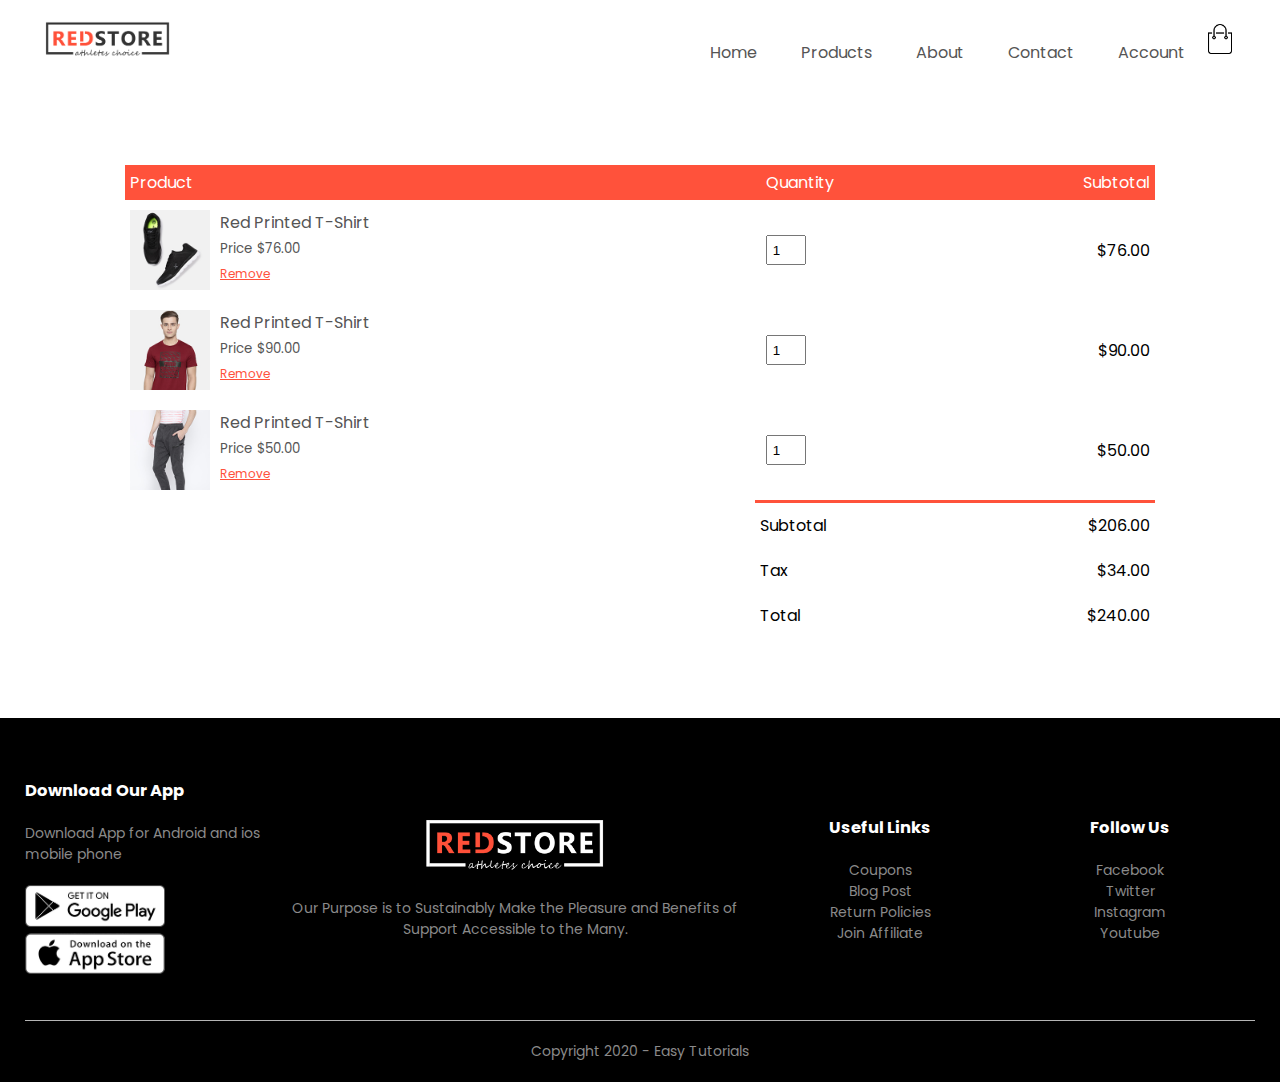
<file: Ecommerce website/cart.html>
<!DOCTYPE html>
<html lang="en">
<head>
    <meta charset="UTF-8">
    <meta http-equiv="X-UA-Compatible" content="IE=edge">
    <meta name="viewport" content="width=device-width, initial-scale=1.0">
    <title>Red | Ecommerce Website Design</title>
    <link rel="stylesheet" href="style.css">
    <link href="https://fonts.googleapis.com/css2?family=Poppins:wght@300;400&family=Rowdies:wght@700&display=swap" rel="stylesheet">
    <link rel="stylesheet" href="http://stackpath.bootstrapcdn.com/font-awesome/4.7.0/css/font-awesome.min.css"
    
</head>
<body>

<div class="container">   
    <div class="navbar" >
        <div class="logo"> 
          <a href="index.html">  <img src="./images/logo.png" width="125px" ></a>
        </div>
        <nav>
            <ul id="MenuItems">
                <li> <a href="index.html">Home</a> </li>
                <li> <a href="product.html">Products</a> </li>
                <li> <a href="product.detail.html">About</a> </li>
                <li> <a href="">Contact</a> </li>
                <li> <a href="account.html">Account</a> </li>
            </ul>
        </nav>
        <a href="cart.html"> <img src="./images/cart.png" width="30px" height="30px"></a>
        <a href="cart.html"><img src="./images/menu.png" class="menu-icon"
        onclick="menutoggle()"></a>
        </div>
    </div>

<!------ cart items details ------>

<div class="small-container cart-page">
    <table>
        <tr>
            <th>Product</th>
            <th>Quantity</th>
            <th>Subtotal</th>
        </tr>

        <tr>
            <td>
                <div class="cart-info">
                    <img src="./images/buy-2.jpg" >
                        <div>
                            <p>Red Printed T-Shirt</p>
                            <small>Price $76.00</small>
                            <br>
                            <a href="">  <u>Remove</u> </a>
                        </div>
                </div>   
            </td>
            <td>  <input type="numbers" value="1"> </td>
            <td>  $76.00</td>
        </tr>


        <tr>
            <td>
                <div class="cart-info">
                    <img src="./images/buy-1.jpg" >
                        <div>
                            <p>Red Printed T-Shirt</p>
                            <small>Price $90.00</small>
                            <br>
                            <a href="">  <u>Remove</u> </a>
                        </div>
                </div>   
            </td>
            <td>  <input type="numbers" value="1"> </td>
            <td>  $90.00</td>
        </tr>

        <tr>
            <td>
                <div class="cart-info">
                    <img src="./images/buy-3.jpg" >
                        <div>
                            <p>Red Printed T-Shirt</p>
                            <small>Price $50.00</small>
                            <br>
                            <a href="">  <u>Remove</u> </a>
                        </div>
                </div>   
            </td>
            <td>  <input type="numbers" value="1"> </td>
            <td>  $50.00</td>
        </tr>
        
    </table>

<div class="total-price">
    
    <table>
        <tr>
            <td>Subtotal</td>
            <td>$206.00</td>
        </tr>

        <tr>
            <td>Tax</td>
            <td>$34.00</td>
        </tr>

        <tr>
            <td>Total</td>
            <td>$240.00</td>
        </tr>

    </table>
</div>





</div>





<!------ footer ------>

<div class="footer">
    <div class="container">
        <div class="row">
            <div class="footer-col-1">
                <h3>Download Our App</h3>
                <P>Download App for Android and ios mobile phone</P>
                <div class="app-logo">
                    <img src="./images/play-store.png">
                    <img src="./images/app-store.png">
                </div>
            </div>

            <div class="footer-col-2">
                <img src="./images/logo-white.png" alt="">
                <P>Our Purpose is to Sustainably Make the Pleasure and Benefits of Support Accessible to the Many.</P>
            </div>

            <div class="footer-col-3">
                <h3>Useful Links </h3>
                <ul>
                    <li>Coupons</li>
                    <li>Blog Post</li>
                    <li>Return Policies</li>
                    <li>Join Affiliate</li>
                </ul>
            </div>

            <div class="footer-col-4">
                <h3>Follow Us </h3>
                <ul>
                    <li>Facebook</li>
                    <li>Twitter</li>
                    <li>Instagram</li>
                    <li>Youtube</li>
                </ul>
            </div>
        </div>

<hr/>
<p class="copyright" >Copyright 2020 - Easy Tutorials</p>
    </div>
</div>




<!-- js for toggle menu -->
    <script>  
     var MenuItems = document.getElementById("MenuItems")

     MenuItems.style.maxHeight="0px";

     function menutoggle(){
            if(MenuItems.style.maxHeight =="0px")
        {
            MenuItems.style.maxHeight = "200px"
        }
        else
        {
            MenuItems.style.maxHeight ="0px"
        }
    }
    </script>



</body>
</html>
</file>
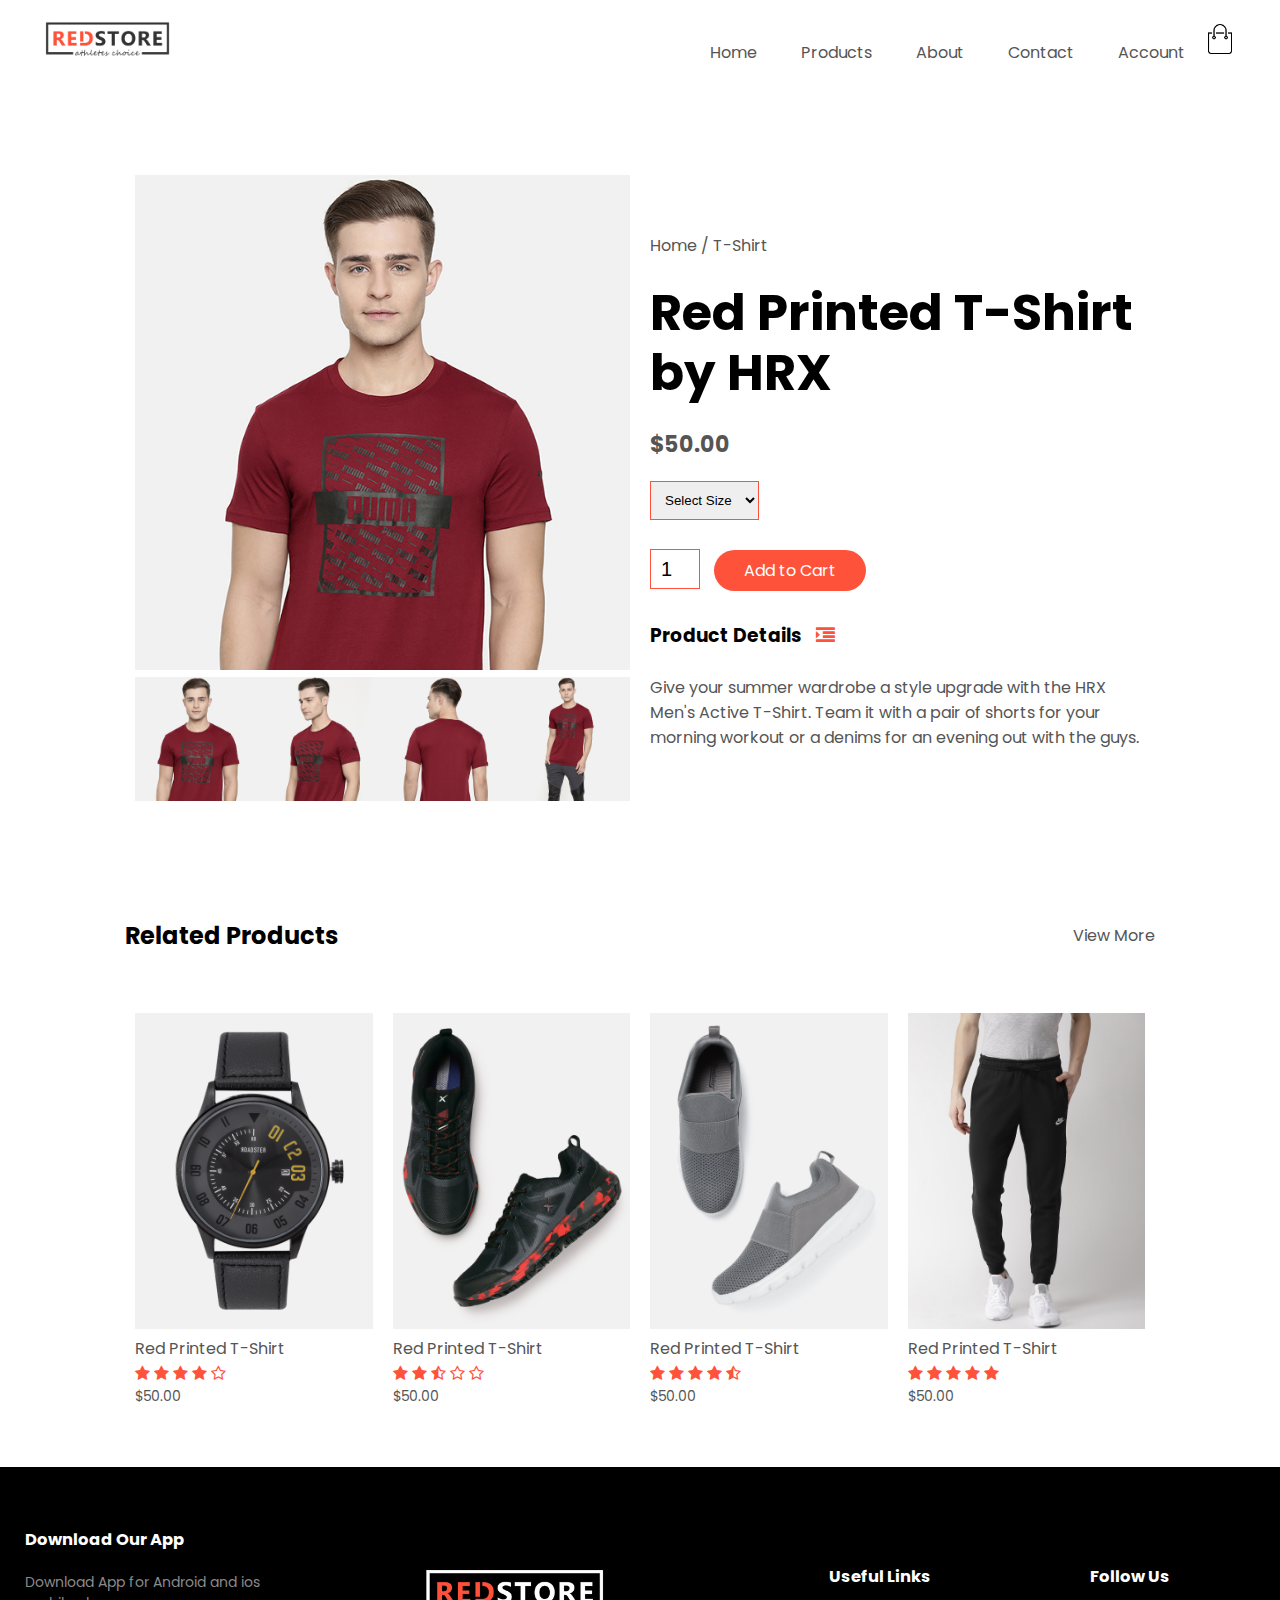
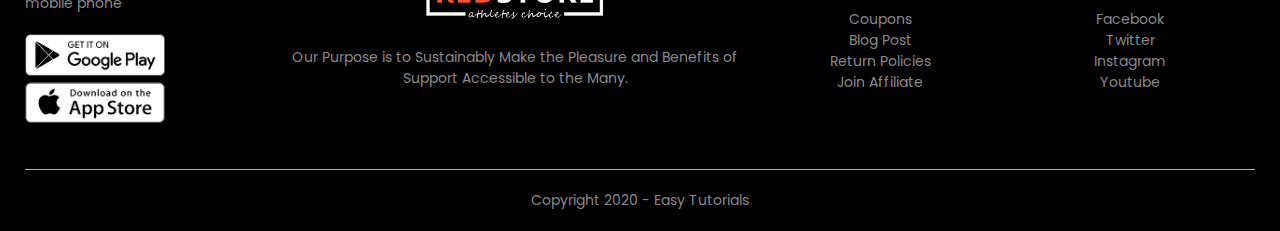
<file: Ecommerce website/product.detail.html>
<!DOCTYPE html>
<html lang="en">
<head>
    <meta charset="UTF-8">
    <meta http-equiv="X-UA-Compatible" content="IE=edge">
    <meta name="viewport" content="width=device-width, initial-scale=1.0">
    <title>Red | Ecommerce Website Design</title>
    <link rel="stylesheet" href="style.css">
    <link href="https://fonts.googleapis.com/css2?family=Poppins:wght@300;400&family=Rowdies:wght@700&display=swap" rel="stylesheet">
    <link rel="stylesheet" href="http://stackpath.bootstrapcdn.com/font-awesome/4.7.0/css/font-awesome.min.css"
    
</head>
<body>

<div class="container">   
    <div class="navbar" >
        <div class="logo"> 
           <a href="index.html"> <img src="./images/logo.png" width="125px"></a>
        </div>
        <nav>
            <ul id="MenuItems">
                <li> <a href="index.html">Home</a> </li>
                <li> <a href="product.html">Products</a> </li>
                <li> <a href="product.detail.html">About</a> </li>
                <li> <a href="">Contact</a> </li>
                <li> <a href="account.html">Account</a> </li>
            </ul>
        </nav>
        <a href="cart.html"><img src="./images/cart.png" width="30px" height="30px"></a>
        <a href="cart.html"><img src="./images/menu.png" class="menu-icon"
        onclick="menutoggle()"></a>
        </div>
    </div>

<!-----single products details ----->
<div class="small-container single-product">
    <div class="row">
        <div class="col-2">
            <img src="./images/gallery-1.jpg"  width="100%" id="ProductImg">

            <div class="small-img-row">
                <div class="samll-img-col">
                    <img src="./images/gallery-1.jpg" width="100%" class="small-img">
                </div>
                <div class="samll-img-col">
                    <img src="./images/gallery-2.jpg" width="100%" class="small-img">
                </div>
                <div class="samll-img-col">
                    <img src="./images/gallery-3.jpg" width="100%" class="small-img">
                </div>
                <div class="samll-img-col">
                    <img src="./images/gallery-4.jpg" width="100%" class="small-img">
                </div>

            </div>
        </div>


        <div class="col-2">
            <p>Home / T-Shirt</p>
            <h1>Red Printed T-Shirt by HRX</h1>
            <h4>$50.00</h4>
            <select>
                <option>Select Size </option>
                <option>XXL</option>
                <option>XL</option>
                <option>Large</option>
                <option>Medium</option>
                <option>Small</option>
            </select>
            <input type="Number" value="1">
            <a href="" class="btn">Add to Cart</a>
            <h3>Product Details <i class="fa fa-indent" ></i> </h3>
            <br/>
            <p>Give your summer wardrobe a style upgrade with the HRX 
                Men's Active T-Shirt. Team it with a pair of shorts for 
                your morning workout or a denims for an evening out with 
                the guys.
            </p>
        </div>
    </div>
</div>


<!-------- title -------->

<div class="small-container">
    <div class="row row-2">
        <h2>Related Products</h2>
        <p>View More</p>
    </div>
</div>





<!-------- products -------->

<div class="small-container">

<div class="row">
    <div class="col-4">
    <img src="./images/product-9.jpg" alt="">
    <h4>Red Printed T-Shirt</h4>
        <div class="rating">
        <i class="fa fa-star" ></i>
        <i class="fa fa-star" ></i>
        <i class="fa fa-star" ></i>
        <i class="fa fa-star" ></i>
        <i class="fa fa-star-o" ></i>
        </div>
    <p>$50.00</p>
</div>


<div class="col-4">
    <img src="./images/product-10.jpg" alt="">
    <h4>Red Printed T-Shirt</h4>
    <div class="rating">
        <i class="fa fa-star" ></i>
        <i class="fa fa-star" ></i>
        <i class="fa fa-star-half-o" ></i>
        <i class="fa fa-star-o" ></i>
        <i class="fa fa-star-o" ></i>
    </div>
    <p>$50.00</p>
</div>


<div class="col-4">
    <img src="./images/product-11.jpg" alt="">
    <h4>Red Printed T-Shirt</h4>
    <div class="rating">
        <i class="fa fa-star" ></i>
        <i class="fa fa-star" ></i>
        <i class="fa fa-star" ></i>
        <i class="fa fa-star" ></i>
        <i class="fa fa-star-half-o" ></i>
    </div>
    <p>$50.00</p>
</div>

<div class="col-4">
    <img src="./images/product-12.jpg" alt="">
        <h4>Red Printed T-Shirt</h4>
            <div class="rating">
            <i class="fa fa-star" ></i>
            <i class="fa fa-star" ></i>
            <i class="fa fa-star" ></i>
            <i class="fa fa-star" ></i>
            <i class="fa fa-star" ></i>
            </div>
        <p>$50.00</p>
        </div>
    </div>
</div>

<!-- footer -->
<div class="footer">
    <div class="container">
        <div class="row">
            <div class="footer-col-1">
                <h3>Download Our App</h3>
                <P>Download App for Android and ios mobile phone</P>
                <div class="app-logo">
                    <img src="./images/play-store.png">
                    <img src="./images/app-store.png">
                </div>
            </div>

            <div class="footer-col-2">
                <img src="./images/logo-white.png" alt="">
                <P>Our Purpose is to Sustainably Make the Pleasure and Benefits of Support Accessible to the Many.</P>
            </div>

            <div class="footer-col-3">
                <h3>Useful Links </h3>
                <ul>
                    <li>Coupons</li>
                    <li>Blog Post</li>
                    <li>Return Policies</li>
                    <li>Join Affiliate</li>
                </ul>
            </div>

            <div class="footer-col-4">
                <h3>Follow Us </h3>
                <ul>
                    <li>Facebook</li>
                    <li>Twitter</li>
                    <li>Instagram</li>
                    <li>Youtube</li>
                </ul>
            </div>
        </div>

<hr/>
<p class="copyright" >Copyright 2020 - Easy Tutorials</p>
    </div>
</div>




<!-- js for toggle menu -->
    <script>  
     var MenuItems = document.getElementById("MenuItems")

     MenuItems.style.maxHeight="0px";

     function menutoggle(){
            if(MenuItems.style.maxHeight =="0px")
        {
            MenuItems.style.maxHeight = "200px"
        }
        else
        {
            MenuItems.style.maxHeight ="0px"
        }
    }
    </script>


<!-- js for product gallery -->
 <script>
     var ProductImg = document.getElementById("ProductImg")
     var SmallImg = document.getElementsByClassName("small-img")

    SmallImg[0].onclick = function()
        {
            ProductImg.src = SmallImg[0].src;
        }
    SmallImg[1].onclick = function()
        {
            ProductImg.src = SmallImg[1].src;
        }
    SmallImg[2].onclick = function()
        {
            ProductImg.src = SmallImg[2].src;
        }
    SmallImg[3].onclick = function()
        {
            ProductImg.src = SmallImg[3].src;
        }


 </script>




</body>
</html>
</file>
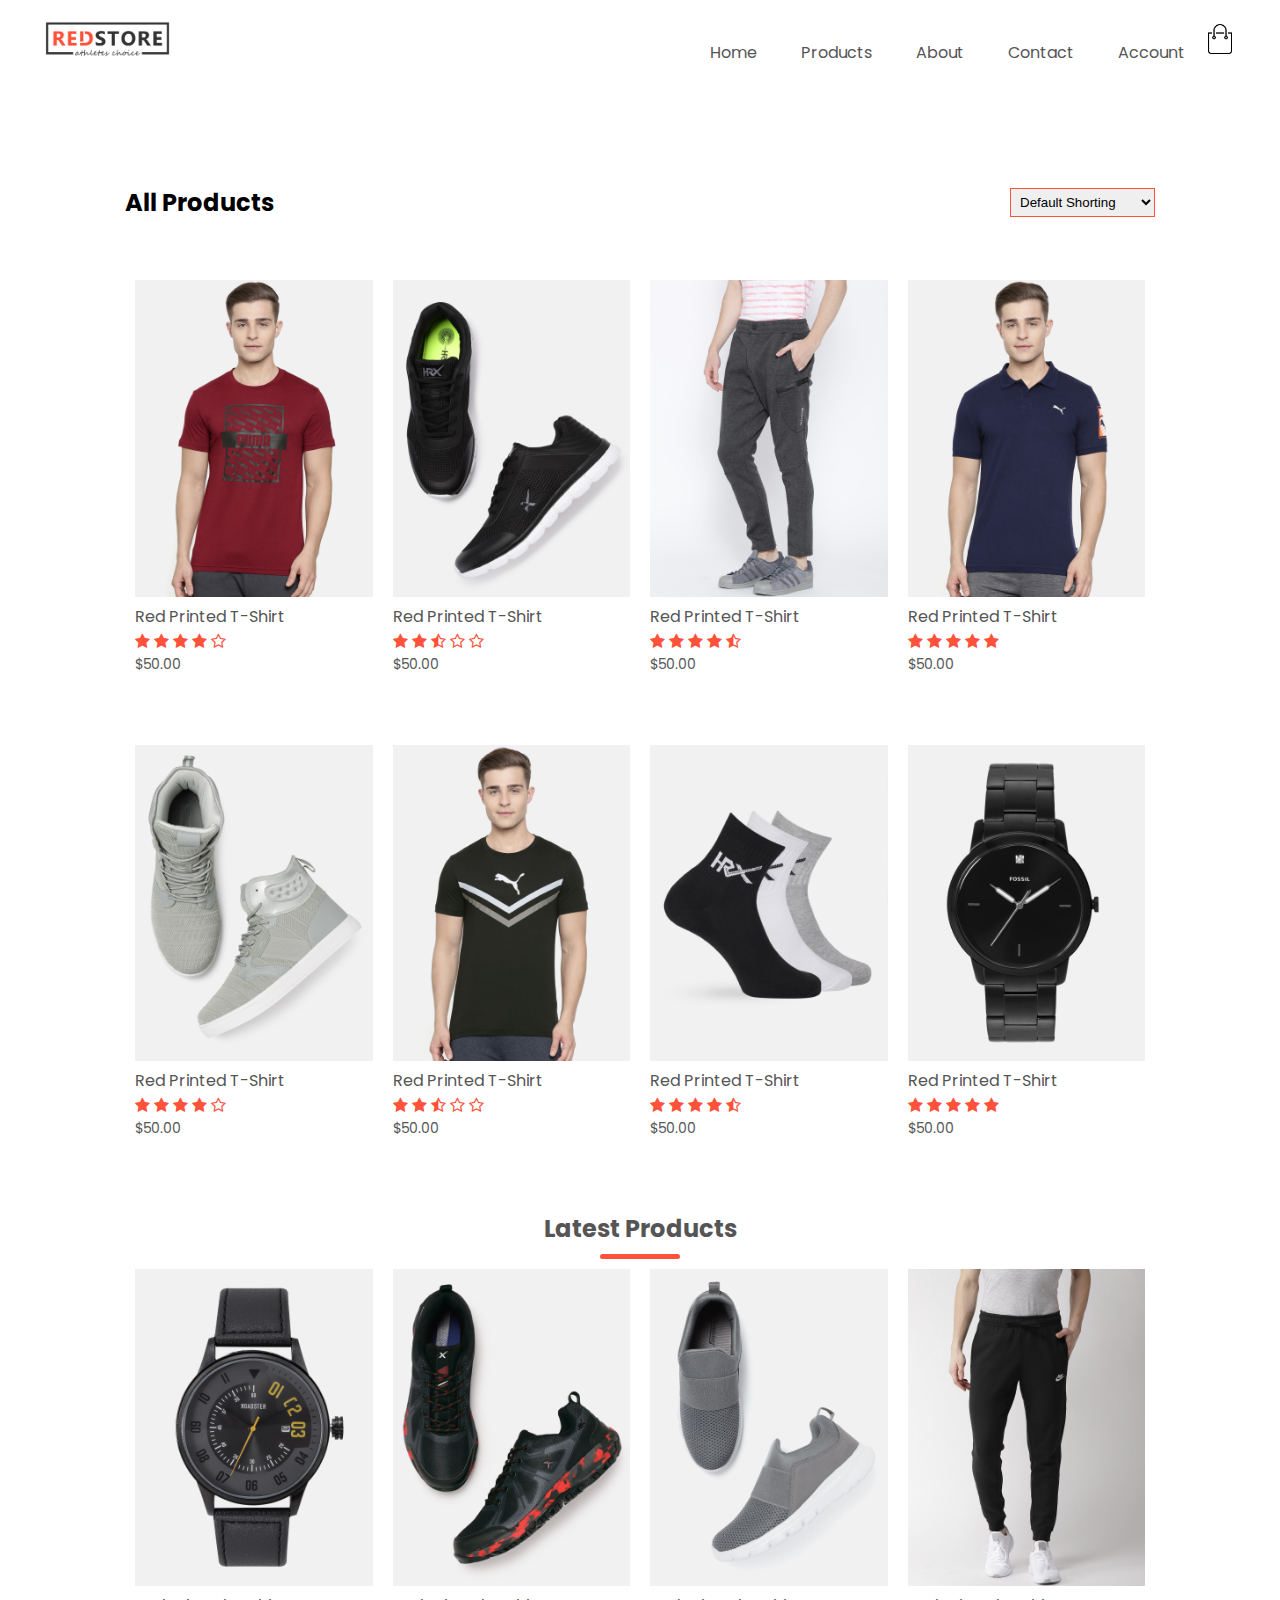
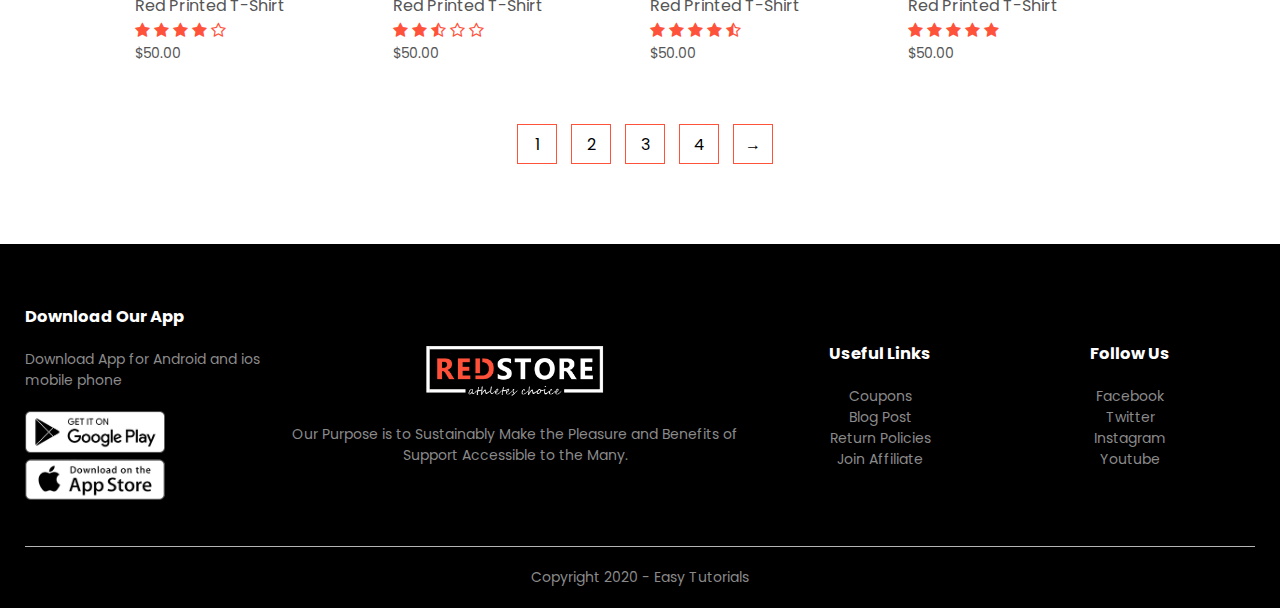
<file: Ecommerce website/product.html>
<!DOCTYPE html>
<html lang="en">
<head>
    <meta charset="UTF-8">
    <meta http-equiv="X-UA-Compatible" content="IE=edge">
    <meta name="viewport" content="width=device-width, initial-scale=1.0">
    <title>Red | Ecommerce Website Design</title>
    <link rel="stylesheet" href="style.css">
    <link href="https://fonts.googleapis.com/css2?family=Poppins:wght@300;400&family=Rowdies:wght@700&display=swap" rel="stylesheet">
    <link rel="stylesheet" href="http://stackpath.bootstrapcdn.com/font-awesome/4.7.0/css/font-awesome.min.css"
    
</head>
<body>

<div class="container">   
    <div class="navbar" >
        <div class="logo"> 
         <a href="index.html">  <img src="./images/logo.png" width="125px" ></a>
        </div>
        <nav>
            <ul id="MenuItems">
                <li> <a href="index.html">Home</a> </li>
                <li> <a href="product.html">Products</a> </li>
                <li> <a href="product.detail.html">About</a> </li>
                <li> <a href="">Contact</a> </li>
                <li> <a href="account.html">Account</a> </li>
            </ul>
        </nav>
        <a href="cart.html"><img src="./images/cart.png" width="30px" height="30px"></a>
        <a href="cart.html"><img src="./images/menu.png" class="menu-icon"
        onclick="menutoggle()"></a>
        </div>
    </div>

<div class="small-container">
    <div class="row row-2">
        <h2>All Products</h2>
        <select>
            <option>Default Shorting</option>
            <option>Short by Price</option>
            <option>Short by Popularity</option>
            <option>Short by Rating</option>
            <option>Short by Sale</option>
        </select>
    </div>

        <div class="row">
            <div class="col-4">
                <img src="./images/product-1.jpg" alt="">
                <h4>Red Printed T-Shirt</h4>
                <div class="rating">
                    <i class="fa fa-star" ></i>
                    <i class="fa fa-star" ></i>
                    <i class="fa fa-star" ></i>
                    <i class="fa fa-star" ></i>
                    <i class="fa fa-star-o" ></i>
                </div>
            <p>$50.00</p>
        </div>


            <div class="col-4">
                <img src="./images/product-2.jpg" alt="">
                <h4>Red Printed T-Shirt</h4>
                <div class="rating">
                    <i class="fa fa-star" ></i>
                    <i class="fa fa-star" ></i>
                    <i class="fa fa-star-half-o" ></i>
                    <i class="fa fa-star-o" ></i>
                    <i class="fa fa-star-o" ></i>
                </div>
                <p>$50.00</p>
            </div>


            <div class="col-4">
                <img src="./images/product-3.jpg" alt="">
                <h4>Red Printed T-Shirt</h4>
                <div class="rating">
                    <i class="fa fa-star" ></i>
                    <i class="fa fa-star" ></i>
                    <i class="fa fa-star" ></i>
                    <i class="fa fa-star" ></i>
                    <i class="fa fa-star-half-o" ></i>
                </div>
                <p>$50.00</p>
            </div>

            <div class="col-4">
                <img src="./images/product-4.jpg" alt="">
                <h4>Red Printed T-Shirt</h4>
                <div class="rating">
                    <i class="fa fa-star" ></i>
                    <i class="fa fa-star" ></i>
                    <i class="fa fa-star" ></i>
                    <i class="fa fa-star" ></i>
                    <i class="fa fa-star" ></i>
                </div>
                <p>$50.00</p>
            </div>
       </div>

    <div class="row">
        <div class="col-4">
            <img src="./images/product-5.jpg" alt="">
            <h4>Red Printed T-Shirt</h4>
            <div class="rating">
                <i class="fa fa-star" ></i>
                <i class="fa fa-star" ></i>
                <i class="fa fa-star" ></i>
                <i class="fa fa-star" ></i>
                <i class="fa fa-star-o" ></i>
        </div>
        <p>$50.00</p>
    </div>


        <div class="col-4">
            <img src="./images/product-6.jpg" alt="">
            <h4>Red Printed T-Shirt</h4>
            <div class="rating">
                <i class="fa fa-star" ></i>
                <i class="fa fa-star" ></i>
                <i class="fa fa-star-half-o" ></i>
                <i class="fa fa-star-o" ></i>
                <i class="fa fa-star-o" ></i>
            </div>
            <p>$50.00</p>
        </div>


        <div class="col-4">
            <img src="./images/product-7.jpg" alt="">
            <h4>Red Printed T-Shirt</h4>
            <div class="rating">
                <i class="fa fa-star" ></i>
                <i class="fa fa-star" ></i>
                <i class="fa fa-star" ></i>
                <i class="fa fa-star" ></i>
                <i class="fa fa-star-half-o" ></i>
            </div>
            <p>$50.00</p>
        </div>

        <div class="col-4">
            <img src="./images/product-8.jpg" alt="">
            <h4>Red Printed T-Shirt</h4>
            <div class="rating">
                <i class="fa fa-star" ></i>
                <i class="fa fa-star" ></i>
                <i class="fa fa-star" ></i>
                <i class="fa fa-star" ></i>
                <i class="fa fa-star" ></i>
            </div>
            <p>$50.00</p>
        </div>

   </div>


<h2 class="title">Latest Products</h2>

<div class="row">
<div class="col-4">
    <img src="./images/product-9.jpg" alt="">
    <h4>Red Printed T-Shirt</h4>
    <div class="rating">
        <i class="fa fa-star" ></i>
        <i class="fa fa-star" ></i>
        <i class="fa fa-star" ></i>
        <i class="fa fa-star" ></i>
        <i class="fa fa-star-o" ></i>
    </div>
    <p>$50.00</p>
</div>


<div class="col-4">
    <img src="./images/product-10.jpg" alt="">
    <h4>Red Printed T-Shirt</h4>
    <div class="rating">
        <i class="fa fa-star" ></i>
        <i class="fa fa-star" ></i>
        <i class="fa fa-star-half-o" ></i>
        <i class="fa fa-star-o" ></i>
        <i class="fa fa-star-o" ></i>
    </div>
    <p>$50.00</p>
</div>


<div class="col-4">
    <img src="./images/product-11.jpg" alt="">
    <h4>Red Printed T-Shirt</h4>
    <div class="rating">
        <i class="fa fa-star" ></i>
        <i class="fa fa-star" ></i>
        <i class="fa fa-star" ></i>
        <i class="fa fa-star" ></i>
        <i class="fa fa-star-half-o" ></i>
    </div>
    <p>$50.00</p>
</div>

<div class="col-4">
    <img src="./images/product-12.jpg" alt="">
        <h4>Red Printed T-Shirt</h4>
            <div class="rating">
            <i class="fa fa-star" ></i>
            <i class="fa fa-star" ></i>
            <i class="fa fa-star" ></i>
            <i class="fa fa-star" ></i>
            <i class="fa fa-star" ></i>
            </div>
        <p>$50.00</p>
        </div>

        <div class="page-btn">
            <span>1</span>
            <span>2</span>
            <span>3</span>
            <span>4</span>
            <span>&#8594;</span>
        </div>

    </div>
</div>

<!-- footer -->
<div class="footer">
    <div class="container">
        <div class="row">
            <div class="footer-col-1">
                <h3>Download Our App</h3>
                <P>Download App for Android and ios mobile phone</P>
                <div class="app-logo">
                    <img src="./images/play-store.png">
                    <img src="./images/app-store.png">
                </div>
            </div>

            <div class="footer-col-2">
                <img src="./images/logo-white.png" alt="">
                <P>Our Purpose is to Sustainably Make the Pleasure and Benefits of Support Accessible to the Many.</P>
            </div>

            <div class="footer-col-3">
                <h3>Useful Links </h3>
                <ul>
                    <li>Coupons</li>
                    <li>Blog Post</li>
                    <li>Return Policies</li>
                    <li>Join Affiliate</li>
                </ul>
            </div>

            <div class="footer-col-4">
                <h3>Follow Us </h3>
                <ul>
                    <li>Facebook</li>
                    <li>Twitter</li>
                    <li>Instagram</li>
                    <li>Youtube</li>
                </ul>
            </div>
        </div>

<hr/>
<p class="copyright" >Copyright 2020 - Easy Tutorials</p>
    </div>
</div>

<!-- js for toggle menu -->
    <script>  
     var MenuItems = document.getElementById("MenuItems")

     MenuItems.style.maxHeight="0px";

     function menutoggle(){
            if(MenuItems.style.maxHeight =="0px")
        {
            MenuItems.style.maxHeight = "200px"
        }
        else
        {
            MenuItems.style.maxHeight ="0px"
        }
    }
    </script>


</body>
</html>
</file>
<file: apple websites/style.css>
*{
    margin: 0px;
    padding: 0px;
    box-sizing: border-box;
}
nav{
    display: flex;
    justify-content: space-around;
    align-items: center;
    min-height: 8vh;
    background-color: black;
    color: white;
    font-family: 'Gill Sans', 'Gill Sans MT', Calibri, 'Trebuchet MS', sans-serif;
    
    
        
}
ul{
    display: flex;
    justify-content: space-around;
    width: 75%;
    align-items: center;
}
li{
    list-style-type: none;
    /* align-items: center; */
}
.para1{
    
    background-color: whitesmoke;
    text-align: center;
    font-size: 17px;


}
.bara{
    font-size: 45px;
}

.first{
     min-height: 8vh;;
}
a{
    text-decoration:none;
    color: blue;
}
.second{
    text-align: center;
    /* background-color: burlywood; */
    background-image: url(./image/6.jpg);
    height: 500px;
    background-repeat:no-repeat ;
   -moz-background-size: 100% 100%;           /* Gecko 1.9.2 (Firefox 3.6) */
     -o-background-size: 100% 100%;           /* Opera 9.5 */
-webkit-background-size: 100% 100%;           /* Safari 3.0 */
        background-size: 100% 100%;   
    

}
.font{
    font-size: 19px;
}
.third{
    height:300px;
    width:50%;
    
    
}
.four{
    text-align: center;
    background-color: black;
    background-image: url(./image/4.jpg);
    height: 500px;
    background-repeat:no-repeat ;
   -moz-background-size: 100% 100%;           /* Gecko 1.9.2 (Firefox 3.6) */
     -o-background-size: 100% 100%;           /* Opera 9.5 */
-webkit-background-size: 100% 100%;           /* Safari 3.0 */
        background-size: 100% 100%;   

}
.h{
    color: white;
    font-weight: 200px;
    font-size: 45px;
}

.hh{
    color:pink;
}
.color{
    color: red;
}
.link{
    color: black;
}
.five{
    text-align: center;
    /* margin-top: 20px; */
    background-image: url(./image/2.jpg);
    background-repeat: no-repeat;
    height: 500px;
 -moz-background-size: 100% 100%;           /* Gecko 1.9.2 (Firefox 3.6) */
     -o-background-size: 100% 100%;           /* Opera 9.5 */
-webkit-background-size: 100% 100%;           /* Safari 3.0 */
        background-size: 100% 100%;           /* CSS3-compliant browsers */

   /* -moz-border-image: url(./image/2.jpg) 0;  
 background-size: cover;  /* Gecko 1.9.1 (
     */
    
}
.seven{
    width: 100%;
    display: flex;
}
.seven1{
    margin-top: 10px;
    margin-left: 10px;
    width: 49%;
    text-align: center;
    background-image: url(./image/24.jpg);
    height:500px;
    -moz-background-size: 100% 100%;           /* Gecko 1.9.2 (Firefox 3.6) */
     -o-background-size: 100% 100%;           /* Opera 9.5 */
-webkit-background-size: 100% 100%;           /* Safari 3.0 */
        background-size: 100% 100%;    

}
.seven2{

    margin-top: 10px;
    margin-left: 10px;
    width: 49%;
    text-align: center;
    background-image: url(./image/22.jpg);
    height:500px;
    -moz-background-size: 100% 100%;           /* Gecko 1.9.2 (Firefox 3.6) */
     -o-background-size: 100% 100%;           /* Opera 9.5 */
-webkit-background-size: 100% 100%;           /* Safari 3.0 */
        background-size: 100% 100%;    

}
.eight{
    
        width: 100%;
        display: flex;
}
.eight1{
    margin-top: 10px;
    margin-left: 10px;
    width: 49%;
    text-align: center;
    background-image: url(./image/18.jpg);
    height:500px;
    -moz-background-size: 100% 100%;           /* Gecko 1.9.2 (Firefox 3.6) */
     -o-background-size: 100% 100%;           /* Opera 9.5 */
-webkit-background-size: 100% 100%;           /* Safari 3.0 */
        background-size: 100% 100%;    
}
.eight2{

    margin-top: 10px;
    margin-left: 10px;
    width: 49%;
    text-align: center;
    background-image: url(./image/20.jpg);
    height:500px;
    -moz-background-size: 100% 100%;           /* Gecko 1.9.2 (Firefox 3.6) */
     -o-background-size: 100% 100%;           /* Opera 9.5 */
-webkit-background-size: 100% 100%;           /* Safari 3.0 */
        background-size: 100% 100%;
        color:white; 


}
.nine{
    width: 100%;
    display: flex;

}
.nine1{

    margin-top: 10px;
    margin-left: 10px;
    width: 49%;
    text-align: center;
    background-image: url(./image/28.jpg);
    height:500px;
    -moz-background-size: 100% 100%;           /* Gecko 1.9.2 (Firefox 3.6) */
     -o-background-size: 100% 100%;           /* Opera 9.5 */
-webkit-background-size: 100% 100%;           /* Safari 3.0 */
        background-size: 100% 100%; 

}
.nine2{

    margin-top: 10px;
    margin-left: 10px;
    width: 49%;
    text-align: center;
    background-image: url(./image/16.jpg);
    height:500px;
    -moz-background-size: 100% 100%;           /* Gecko 1.9.2 (Firefox 3.6) */
     -o-background-size: 100% 100%;           /* Opera 9.5 */
-webkit-background-size: 100% 100%;           /* Safari 3.0 */
        background-size: 100% 100%; 

}
.ten{
    width: 100%;
    margin-top: 10px;
    margin-left: 10px;
    /* text-align: center; */
    background-color:whitesmoke;
    line-height: 20px;
    

}
.ten1{
    text-align: justify;
    margin-left: 200px;
    margin-right: 200px;
}
.eleven1{
    width:100%;
    text-align: center;
    height: 450px;
}
.eleven{
    margin-top: 10px;
    margin-left: 200px;
    margin-right: 200px;
    background-color: whitesmoke;
}
span{
    word-spacing: 10px;
}
</file>
<file: Assignment 11/style.css>
* {
    margin: 0;
    padding: 0;
    font-size: small;
    box-sizing: border-box;
}

h1 {
    color: #426696;
    font-weight: 600;
    font-size: 3rem;
    opacity: 0.8;
  }
  h2,
  p {
    color: #658ec6;
    font-weight: 500;
    opacity: 0.8;
  }
  
  h3 {
    color: #426696;
    font-weight: 600;
    opacity: 0.8;
  }
  

main {
    font-family: "Poppins", sans-serif;
    min-height: 100vh;
    background: linear-gradient(to right top,#65dfc9, #5cdbed);
    display: flex;
    align-items: center;
    justify-content: center;
}
.glass {
    background: white;
    margin-top: 5%;
    margin-bottom: 10%;
    min-height: 80vh;
    width: 60%;
    background: linear-gradient( to right bottom, rgba(255,255,255,0.7),rgba(255,255,255,0.3));
    border-radius: 2rem;
    z-index: 3;
    backdrop-filter: blur(2rem);
    display: flex;
}

.circle1,.circle2{
    background: white;
    background: linear-gradient(to right bottom, rgba(255, 255, 255, 0.8), rgba(255, 255, 255, 0.3));
    height: 14rem;
    width: 14rem;
    position: absolute;
    border-radius: 50%;
}

.circle1{
    top: 4%;
    right: 10%;
}
.circle2{
    bottom: -27%;
    left: 10%;
}
.dashboard{
    flex: 1;
    display: flex;
    flex-direction: column;
    align-items: center;
    justify-content: space-evenly;
    text-align: center;
    background: linear-gradient( to right bottom, rgba(255,255,255,0.7),rgba(255,255,255,0.3));
    border-radius: 2rem;
}

.link{
    display: flex;
    margin: 2rem 0rem;
    padding: 1rem 5rem;
    align-items: center;
}

.link h2 {
    padding: 0rem 2rem;
}

.games{
    flex: 2;
}

.pro{
    background: linear-gradient(to right top,#65dfc9, #5cdbed);
    border-radius: 2rem;
    padding: 1rem;
    margin: 6% 7% 6% 7% ;
    position: relative;
    
}

.pro h2{
    width: 90%;
    color: white;
    font-weight: 600;
}

/* GAMES  */
.status{
    margin-bottom: 3rem;

}

,status input{
    background: linear-gradient( to right bottom, rgba(255,255,255,0.7),rgba(255,255,255,0.3));
    border: none;
    width: 50%;
    padding: 0.5rem;
    border-radius: 2rem;
}

.games{
    margin: 5rem;
    display: flex;
    flex-direction: column;
    justify-content: space-evenly;
}

.card{
    display: flex;
    background: rgba(240, 240, 240, 0.8);
    border-radius: 1rem;
    margin: 2rem 0rem;
    padding: 0rem;
    box-shadow: 6px 6px 20px rgba(255, 255, 255, 0.2);
    justify-content: space-between;
}
</file>
<file: Ecommerce website/style.css>
*{
    margin: 0;
    padding: 0;
    box-sizing: border-box;
}

body{
    font-family: 'Poppins', sans-serif;
}
.navbar{
    display: flex;
    align-items: center;
    padding: 20px;
}
nav{
    flex: 1;
    text-align: right;
}
nav ul{
    display: inline-block;
    list-style-type: none;
}
nav ul li{
    display: inline-block;
    margin: 20px;
}
a{
    text-decoration: none;
    color: #555;
}
p{
    color: #555;
}
.container{
    max-width: 1300px;
    margin: auto;
    padding-left: 25px;
    padding-right: 25px;
}
.row{
    display: flex;
    align-items: center;
    flex-wrap: wrap;
    justify-content: space-around;
}
.col-2{
    flex-basis: 50%;
    min-width: 300px;
}
.col-2 img{
    max-width: 100%;
    padding: 50px 0;
}
.col-2 h1{
    font-size: 50px;
    line-height: 60px;
    margin: 25px 0;
}
.btn{
    display: inline-block;
    background: #ff523b;
    color: #fff;
    padding: 8px 30px;
    margin: 30px 0;
    border-radius: 30px;
    transition: background 0.5s;
}

.btn:hover{
    background: #563434;
}
.header{
    background: radial-gradient(#fff,#ffd6d6);
}
.header .row{
    margin: top 70px;
}

.categories{
    margin: 70px 0;
}
.col-3{
    flex-basis: 30px;
    min-width: 250px;
    margin-bottom: 30px;
}

.col-3 img{
    width: 100%;
}
.small-container{
    max-width: 1080px;
    margin: auto;
    padding-left: 25px;
    padding-right: 25px;
}
.col-4{
    flex-basis: 25%;
    padding: 10px;
    min-width: 200px;
    margin-bottom: 50px;
    transition: transform 0.5s;
}

.col-4 img{
    width: 100%;
}
.title{
    text-align: center;
    margin: auto 80px;
    position: relative;
    line-height: 60px;
    color: #555;
}
.title::after{
    content: '';
    background: #ff523b;
    width: 80px;
    height: 5px;
    border-radius: 5px;
    position: absolute;
    bottom: 0;
    left: 50%;
    transform: translateX(-50%);
}
h4{
    color: #555;
    font-weight: normal;
}
.col-4 P{
    font-size: 14px;
}

.rating .fa{
    color: #ff523b;
}
.col-4:hover{
    transform: translateY(-5px);
}


/* offer */
.offer{
    background: radial-gradient(#fff,#ffd6d6);
    margin-top: 80px;

    padding: 30px 0px;
}
.col-2 .offer-img{
    padding: 50px;
}
small{
    color: #555;
}
/* testimonial */

.testimonial{
    padding-top: 100px;
}
.testimonial .col-3{
    text-align: center;
    padding: 40px 20px;
    box-shadow: 0 0 20px 0px rgba(0, 0, 0, 1);
    cursor: pointer;
    transition: transform 0.5;
}

.testimonial .col-3 img{
    width: 50px;
    margin-top: 20px;
    border-radius: 50%;
}

.testimonial .col-3:hover{
    transform: translateY(-10px);
}

.fa.fa-quote-left{
    font-size: 34px;
    color: #ff523b;
}
.col-3 p{
    font-size: 12px;
    margin: 12px;
    color: #777;
}
.testimonial .col-3 h3{
    font-weight: 600;
    color: #555;
    font-size: 16px;
}
/* brands */
.brands{
    margin: 100px auto;
}
.col-5{
    width: 160px;
}
.col-5 img{
    width: 100%;
    cursor: pointer;
    filter: grayscale(100%);
}
.col-5 img:hover{
    filter: grayscale(0);
}

/* footer */
.footer{
    background: #000;
    color: #8a8a8a;
    font-size: 14px;
    padding: 60px 0 20px;
}
.footer p{
    color: #8a8a8a;
}
.footer h3{
    color: #fff;
    margin-bottom: 20px;
}
.footer-col-1, .footer-col-2, .footer-col-3, .footer-col-4{
    min-width: 250px;
    margin-bottom: 20px;
}
.footer-col-1{
    flex-basis: 30px;
}
.footer-col-2{
    flex: 1;
    text-align: center;
}
.footer-col-2 img{
    width: 180px;
    margin-bottom: 20px;
}
.footer-col-3, .footer-col-4{
    flex-basis: 12%;
    text-align: center;
}

ul{
    list-style-type: none;
}
.app-logo{
    margin-top: 20px;
}
.app-logo img{
    width: 140px;
}

.footer hr{
    border: none;
    background: #b5b5b5;
    height: 1px;
    margin: 20px 0;
}

.copyright{
    text-align: center;
}
.menu-icon{
    width: 28px;
    margin-left: 20px;
    display: none;
}

/* media quary for menu */
@media only screen and (max-width: 800px){
    nav ul{
        position: absolute;
        top: 70px;
        left: 0;
        background: #333;
        width: 100px;
        overflow: hidden;
        transition: max-height 0.5s;
    }
    nav ul li{
        display: block;
        margin-right: 50px;
        margin-top: 10px;
        margin-bottom: 10px;
    }
    nav ul li a{
        color: #fff;
    }
    .menu-icon{
        display: block;
        cursor: pointer;
    }
}


/* all products page */
 
.row-2{
    justify-content: space-between;
    margin: 100px auto 50px;
}
select{
    border: 1px solid #ff523b;
    padding: 5px;
}
select:focus{
    outline: none;
}
.page-btn{
    margin: 0 auto 80px;
}
.page-btn span{
    display: inline-block;
    border: 1px solid #ff523b;
    margin-left: 10px;
    width: 40px;
    height: 40px;
    text-align: center;
    line-height: 40px;
    cursor: pointer;
}

.page-btn span:hover{
    background: #ff523b;
    color: #fff;
}

/* single product details */

.single-product{
    margin-top: 80px;
}
.single-product .col-2 img{
    padding: 0;
}
.single-product .col-2{
    padding: 10px;
}
.single-product h4{
    margin: 20px 0;
    font-size: 22px;
    font-weight: bold;
}
.single-product select{
    display: block;
    padding: 10px;
    margin-top: 2px;
}
.single-product input{
    width: 50px;
    height: 40px;
    padding-left: 10px;
    font-size: 20px;
    margin-right: 10px;
    border: 1px solid #ff523b;
}
input:focus{
    outline: none;
}
.single-product .fa{
    color: #ff523b;
    margin-left: 10px;
}

.small-img-row{
    display: flex;
    justify-content: space-between;
}
.small-img-col{
    flex-basis: 24%;
    cursor: pointer;
}

/* --------cart-itenms------- */

.cart-page{
    margin: 80px auto;
}
table{
    width: 100%;
    border-collapse: collapse;
}

.cart-info{
    display: flex;
    flex-wrap: wrap;
}
th{
    text-align: left;
    padding: 5px;
    color: #fff;
    background: #ff523b;
    font-weight: normal;
}
td{
    padding: 10px 5px;
}
td input{
    width: 40px;
    height: 30px;
    padding: 5px;
}
td a{
    color: #ff523b;
    font-size: 12px;
}

td img{
    width: 80px;
    height: 80px;
    margin-right: 10px;
}

.total-price{
    display: flex;
    justify-content: flex-end;
}
.total-price table{
    border-top: 3px solid #ff523b;
    width: 100%;
    max-width: 400px;
}
td:last-child{
    text-align: right;
}

th:last-child{
    text-align: right;
}



/* ------account-page----- */

.account-page{
    padding: 50px 0;
    background: radial-gradient(#fff,#ebc0c0);
}

.form-container{
    background: #fff;
    width: 300px;
    height: 400px;
    position: relative;
    text-align: center;
    padding: 20px 0;
    margin: auto;
    box-shadow: 0 0 20px 0px rgba(0, 0, 0, 1);
    overflow: hidden;
}

.form-container span{
    font-weight: bold;
    padding: 0 10px;
    color: #555;
    cursor: pointer;
    width: 100px;
    display: inline-block;
}

.form-btn{
    display: inline-block;
}

.form-container form{
    max-width: 300px;
    padding: 0 20px;
    position: absolute;
    top: 130px;
    transition: transform 1s;
} 

form input{
    width: 100px;
    height: 30px;
    margin: 10px 0;
    padding: 0 10px;
    border: 1px solid #ccc;
}

form .btn{
    width: 100%;
    border: none;
    cursor: pointer;
    margin: 10px 0;
}

form .btn:focus{
    outline: none;
}


#LoginForm{
    left: -300px;
}

#RegForm{
    left: 0;
}

form a{
    font-size: 12px;
}

#indicator{
    width: 100px;
    border: none;
    background: #ff523b;
    height: 3px;
    margin-top: 8px;
    transform: translateX(100%);
    transition: transform 1s;
}










/* media quary for less then 600 screen size */
@media only screen and (max-width: 600px){
    .row{
        text-align: center;
    }
    .col-2, .col-3, .col-4{
        flex-basis: 100%;
    }

    .single-product .row{
        text-align: left;
    }
    .single-product .col-2{
        padding: 20px 0;
    }
    .single-product h1{
        font-size: 26px;
        line-height: 32px;
    }

    
    .cart-info p{
        display: none;
    }


}
</file>
